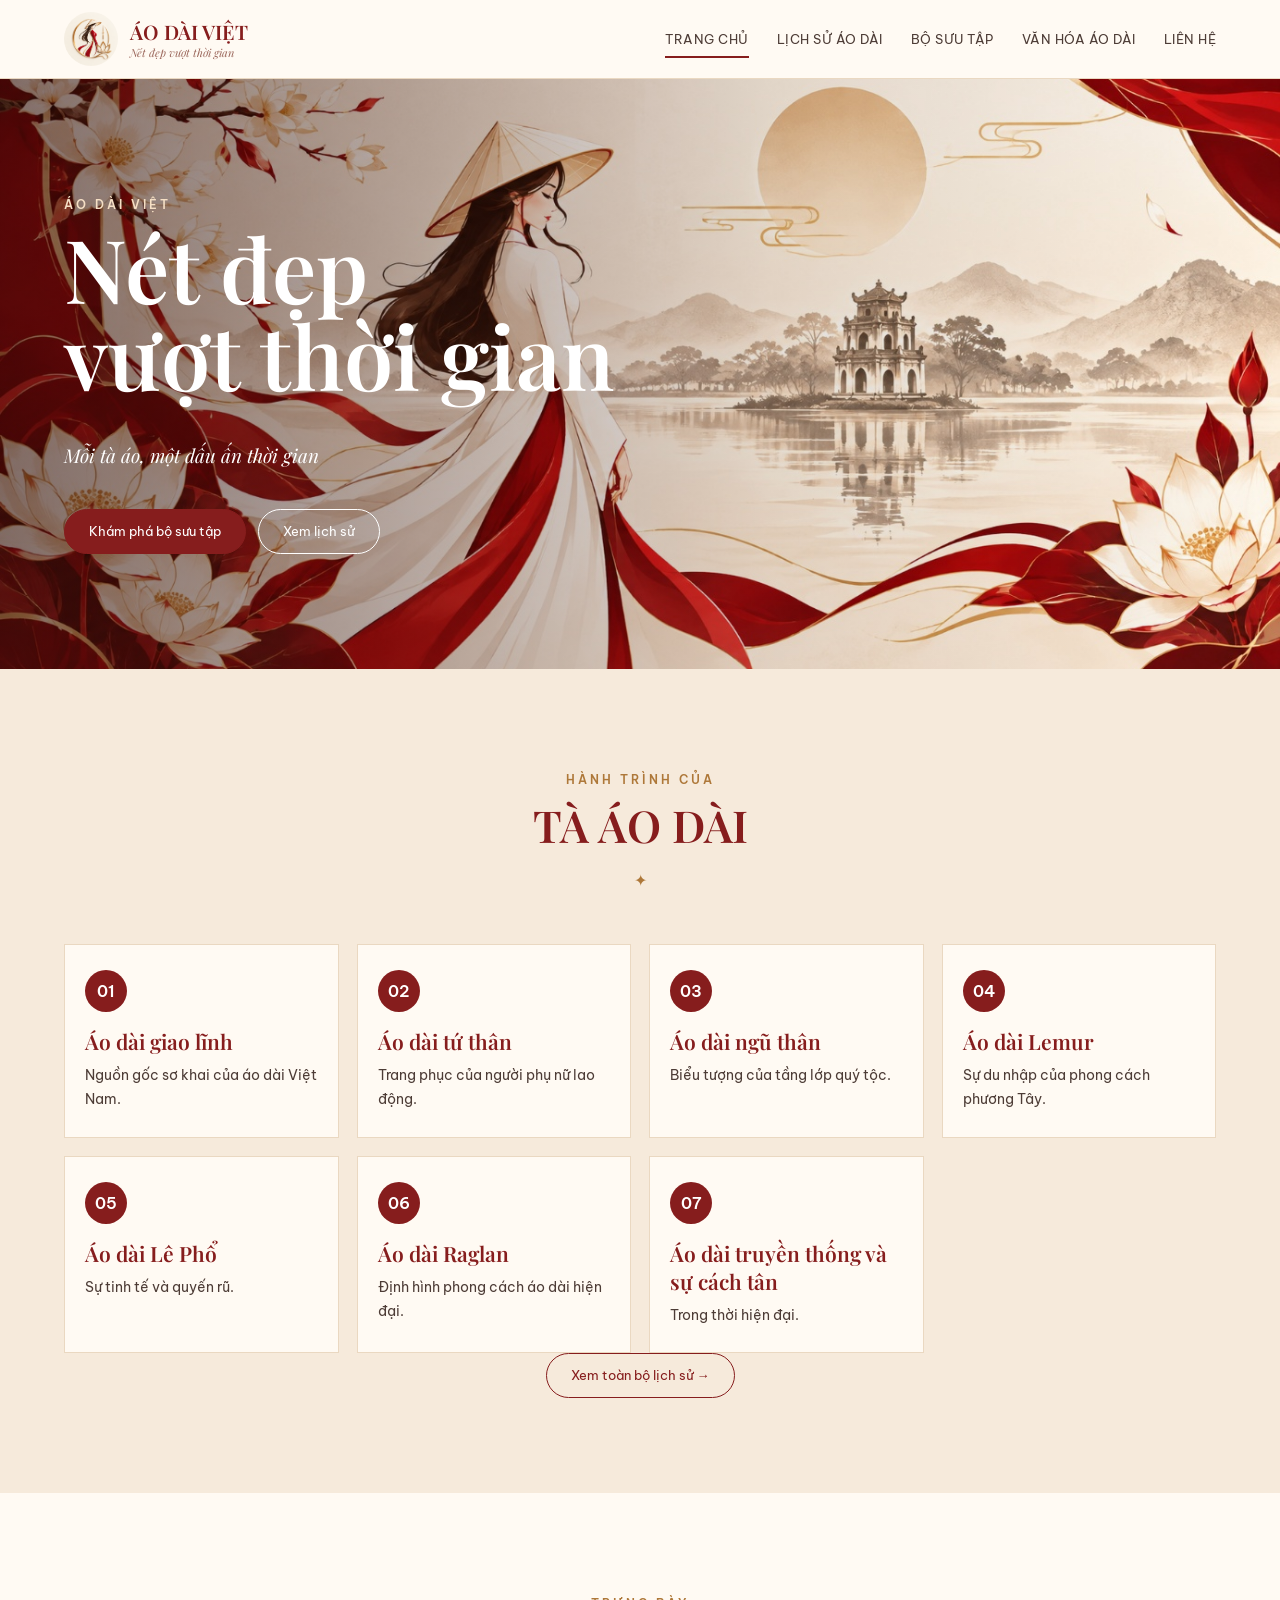
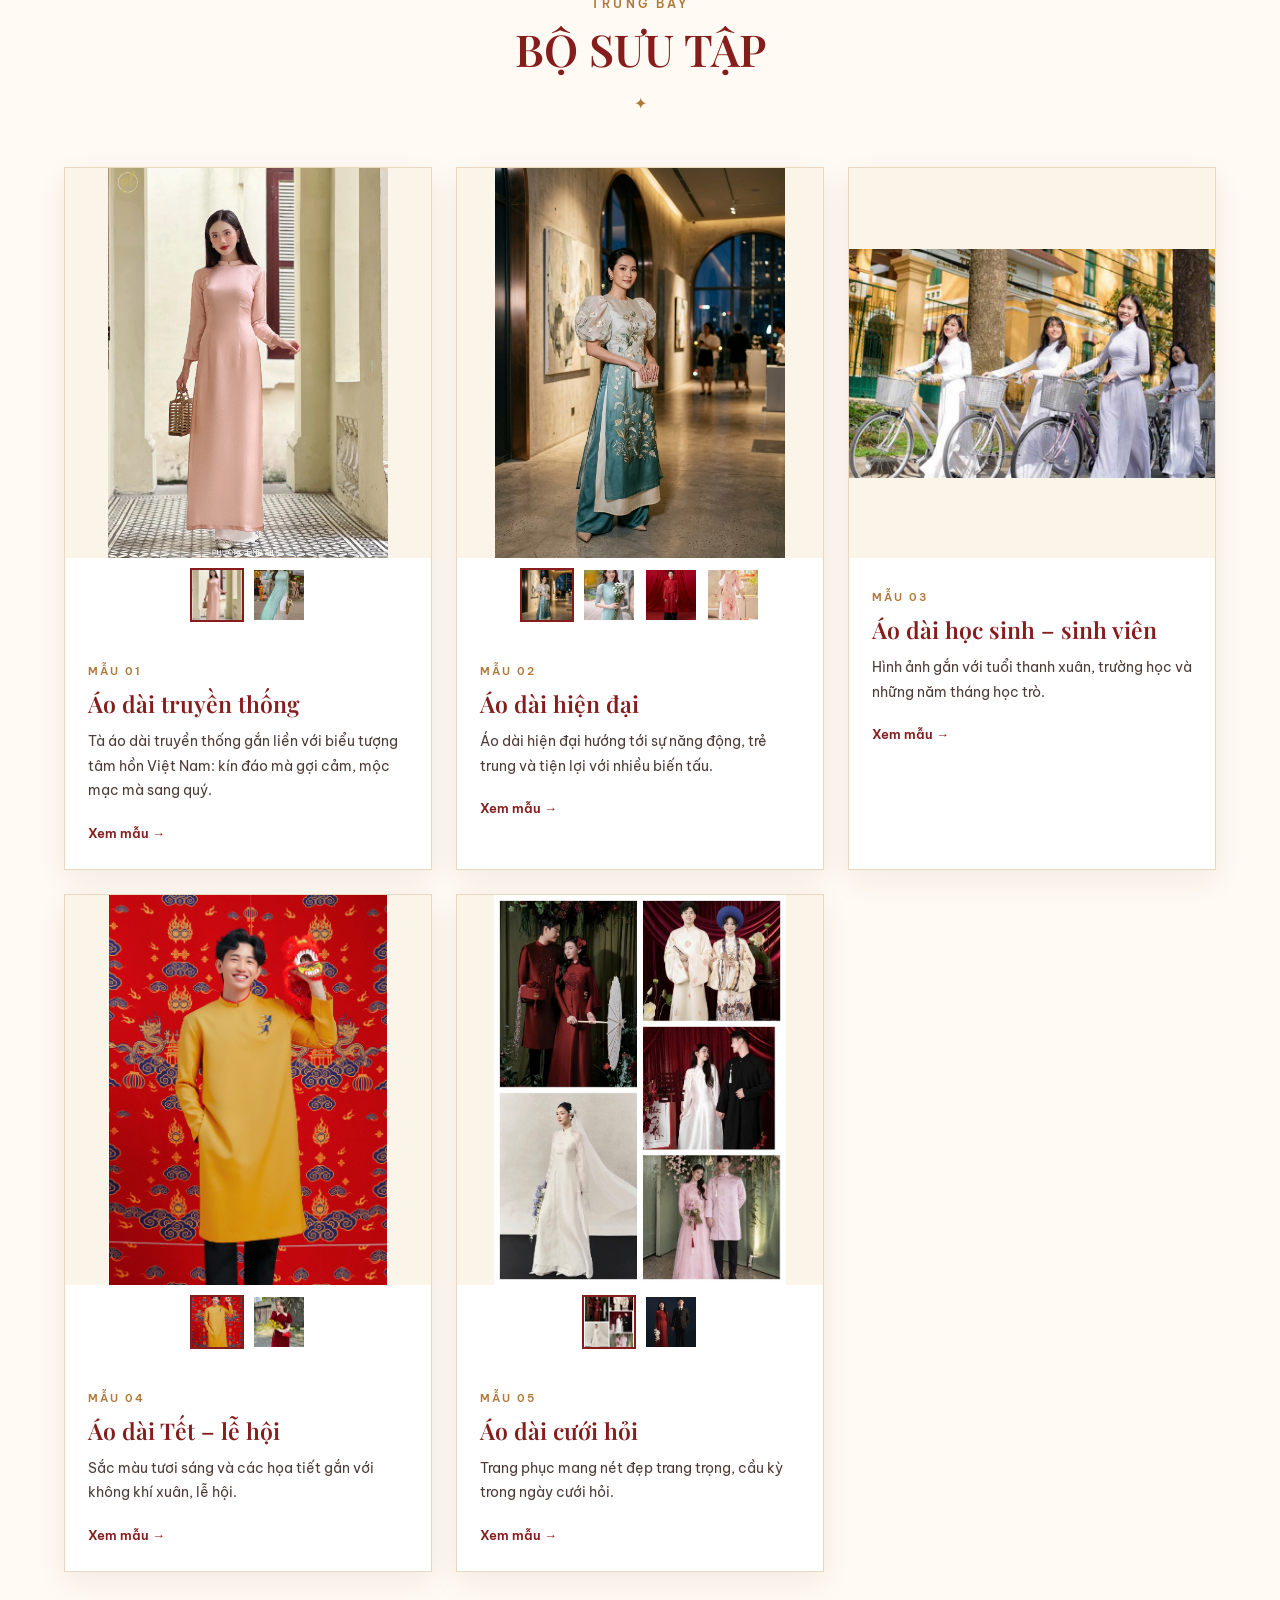
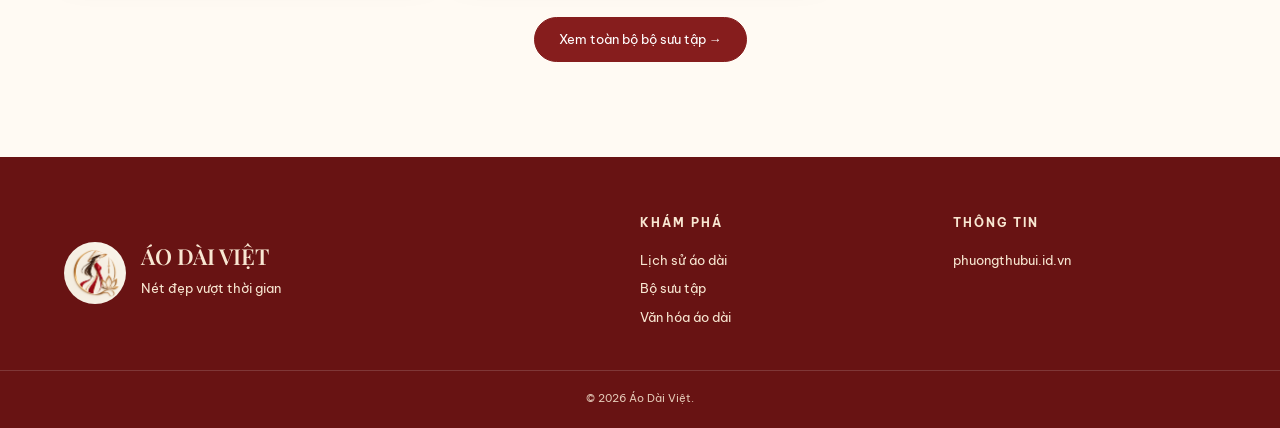
<file: index.html>
<!DOCTYPE html>
<html lang="vi">
<head><!-- Google tag (gtag.js) -->
<script async src="https://www.googletagmanager.com/gtag/js?id=G-46N3Y1YRQ2"></script>
<script>
  window.dataLayer = window.dataLayer || [];
  function gtag(){dataLayer.push(arguments);}
  gtag('js', new Date());

  gtag('config', 'G-46N3Y1YRQ2');
</script><meta charset="UTF-8"><meta name="viewport" content="width=device-width, initial-scale=1.0"><meta name="description" content="Áo Dài Việt – Nét đẹp vượt thời gian."><title>Áo Dài Việt – Nét đẹp vượt thời gian</title><link rel="preconnect" href="https://fonts.googleapis.com"><link rel="preconnect" href="https://fonts.gstatic.com" crossorigin><link href="https://fonts.googleapis.com/css2?family=Be+Vietnam+Pro:wght@300;400;500;600;700&family=Playfair+Display:wght@500;600;700&display=swap" rel="stylesheet"><link rel="stylesheet" href="style.css"></head>
<body><!-- Google Tag Manager (noscript) -->
<noscript><iframe src="https://www.googletagmanager.com/ns.html?id=GTM-WC37GPK5"
height="0" width="0" style="display:none;visibility:hidden"></iframe></noscript>
<!-- End Google Tag Manager (noscript) -->
<header class="site-header"><div class="container header-inner"><a class="brand" href="index.html"><img src="img/logo.png" alt="Logo Áo Dài Việt"><span><b>ÁO DÀI VIỆT</b><small>Nét đẹp vượt thời gian</small></span></a><button class="menu-toggle" aria-label="Mở menu" aria-expanded="false">☰</button><nav class="nav"><a class="active" href="index.html">Trang chủ</a><a href="lich-su.html">Lịch sử áo dài</a><a href="bo-suu-tap.html">Bộ sưu tập</a><a href="van-hoa.html">Văn hóa áo dài</a><a href="lien-he.html">Liên hệ</a></nav></div></header>
<main>
<section class="hero"><img src="img/banner.png" alt="Banner Áo Dài Việt"><div class="hero-shade"></div><div class="hero-content container"><span class="eyebrow light">ÁO DÀI VIỆT</span><h1>Nét đẹp<br>vượt thời gian</h1><p>Mỗi tà áo, một dấu ấn thời gian</p><div class="hero-actions"><a class="btn btn-red" href="bo-suu-tap.html">Khám phá bộ sưu tập</a><a class="btn btn-outline" href="lich-su.html">Xem lịch sử</a></div></div></section>
<section id="history" class="history-preview section alt"><div class="section-head"><span class="eyebrow">HÀNH TRÌNH CỦA</span><h2>TÀ ÁO DÀI</h2><div class="ornament">✦</div></div><div class="timeline-grid container"><a class="history-card-link" href="lich-su-01.html" aria-label="Xem chi tiết Áo dài giao lĩnh"><article><span>01</span><h3>Áo dài giao lĩnh</h3><p>Nguồn gốc sơ khai của áo dài Việt Nam.</p></article></a><a class="history-card-link" href="lich-su-02.html" aria-label="Xem chi tiết Áo dài tứ thân"><article><span>02</span><h3>Áo dài tứ thân</h3><p>Trang phục của người phụ nữ lao động.</p></article></a><a class="history-card-link" href="lich-su-03.html" aria-label="Xem chi tiết Áo dài ngũ thân"><article><span>03</span><h3>Áo dài ngũ thân</h3><p>Biểu tượng của tầng lớp quý tộc.</p></article></a><a class="history-card-link" href="lich-su-04.html" aria-label="Xem chi tiết Áo dài Lemur"><article><span>04</span><h3>Áo dài Lemur</h3><p>Sự du nhập của phong cách phương Tây.</p></article></a><a class="history-card-link" href="lich-su-05.html" aria-label="Xem chi tiết Áo dài Lê Phổ"><article><span>05</span><h3>Áo dài Lê Phổ</h3><p>Sự tinh tế và quyến rũ.</p></article></a><a class="history-card-link" href="lich-su-06.html" aria-label="Xem chi tiết Áo dài Raglan"><article><span>06</span><h3>Áo dài Raglan</h3><p>Định hình phong cách áo dài hiện đại.</p></article></a><a class="history-card-link" href="lich-su-07.html" aria-label="Xem chi tiết Áo dài truyền thống và sự cách tân"><article><span>07</span><h3>Áo dài truyền thống và sự cách tân</h3><p>Trong thời hiện đại.</p></article></a></div><div class="center"><a class="btn" href="lich-su.html">Xem toàn bộ lịch sử →</a></div></section>
<section class="collection section"><div class="section-head"><span class="eyebrow">TRƯNG BÀY</span><h2>BỘ SƯU TẬP</h2><div class="ornament">✦</div></div><div class="product-grid container">
<article class="product-card"><div class="product-gallery"><img id="p1" src="img/truyen-thong-01.png" alt="Áo dài truyền thống"><div class="thumbs"><img class="selected" src="img/truyen-thong-01.png" data-target="p1" alt="Ảnh 1"><img src="img/truyen-thong-02.jpeg" data-target="p1" alt="Ảnh 2"></div></div><div class="product-body"><span>MẪU 01</span><h3>Áo dài truyền thống</h3><p>Tà áo dài truyền thống gắn liền với biểu tượng tâm hồn Việt Nam: kín đáo mà gợi cảm, mộc mạc mà sang quý.</p><a href="bo-suu-tap.html#truyen-thong">Xem mẫu →</a></div></article>
<article class="product-card"><div class="product-gallery"><img id="p2" src="img/hien-dai-01.jpeg" alt="Áo dài hiện đại"><div class="thumbs"><img class="selected" src="img/hien-dai-01.jpeg" data-target="p2" alt="Ảnh 1"><img src="img/hien-dai-02.png" data-target="p2" alt="Ảnh 2"><img src="img/hien-dai-03.jpeg" data-target="p2" alt="Ảnh 3"><img src="img/hien-dai-04.png" data-target="p2" alt="Ảnh 4"></div></div><div class="product-body"><span>MẪU 02</span><h3>Áo dài hiện đại</h3><p>Áo dài hiện đại hướng tới sự năng động, trẻ trung và tiện lợi với nhiều biến tấu.</p><a href="bo-suu-tap.html#hien-dai">Xem mẫu →</a></div></article>
<article class="product-card"><div class="product-gallery"><img id="p3" src="img/hoc-sinh-01.jpeg" alt="Áo dài học sinh – sinh viên"></div><div class="product-body"><span>MẪU 03</span><h3>Áo dài học sinh – sinh viên</h3><p>Hình ảnh gắn với tuổi thanh xuân, trường học và những năm tháng học trò.</p><a href="bo-suu-tap.html#hoc-sinh">Xem mẫu →</a></div></article>
<article class="product-card"><div class="product-gallery"><img id="p4" src="img/tet-le-hoi-01.png" alt="Áo dài Tết – lễ hội"><div class="thumbs"><img class="selected" src="img/tet-le-hoi-01.png" data-target="p4" alt="Ảnh 1"><img src="img/tet-le-hoi-02.jpeg" data-target="p4" alt="Ảnh 2"></div></div><div class="product-body"><span>MẪU 04</span><h3>Áo dài Tết – lễ hội</h3><p>Sắc màu tươi sáng và các họa tiết gắn với không khí xuân, lễ hội.</p><a href="bo-suu-tap.html#tet-le-hoi">Xem mẫu →</a></div></article>
<article class="product-card"><div class="product-gallery"><img id="p5" src="img/cuoi-hoi-01.jpeg" alt="Áo dài cưới hỏi"><div class="thumbs"><img class="selected" src="img/cuoi-hoi-01.jpeg" data-target="p5" alt="Ảnh 1"><img src="img/cuoi-hoi-02.jpeg" data-target="p5" alt="Ảnh 2"></div></div><div class="product-body"><span>MẪU 05</span><h3>Áo dài cưới hỏi</h3><p>Trang phục mang nét đẹp trang trọng, cầu kỳ trong ngày cưới hỏi.</p><a href="bo-suu-tap.html#cuoi-hoi">Xem mẫu →</a></div></article>
</div><div class="center next"><a class="btn btn-red" href="bo-suu-tap.html">Xem toàn bộ bộ sưu tập →</a></div></section>
</main>
<footer class="footer"><div class="container footer-grid"><div class="footer-brand"><img src="img/logo.png" alt="Logo"><div><h3>ÁO DÀI VIỆT</h3><p>Nét đẹp vượt thời gian</p></div></div><div><h4>KHÁM PHÁ</h4><a href="lich-su.html">Lịch sử áo dài</a><a href="bo-suu-tap.html">Bộ sưu tập</a><a href="van-hoa.html">Văn hóa áo dài</a></div><div><h4>THÔNG TIN</h4><p>phuongthubui.id.vn</p></div></div><div class="copyright">© <span id="year"></span> Áo Dài Việt. </div></footer><script src="script.js"></script>
</body></html>
</file>
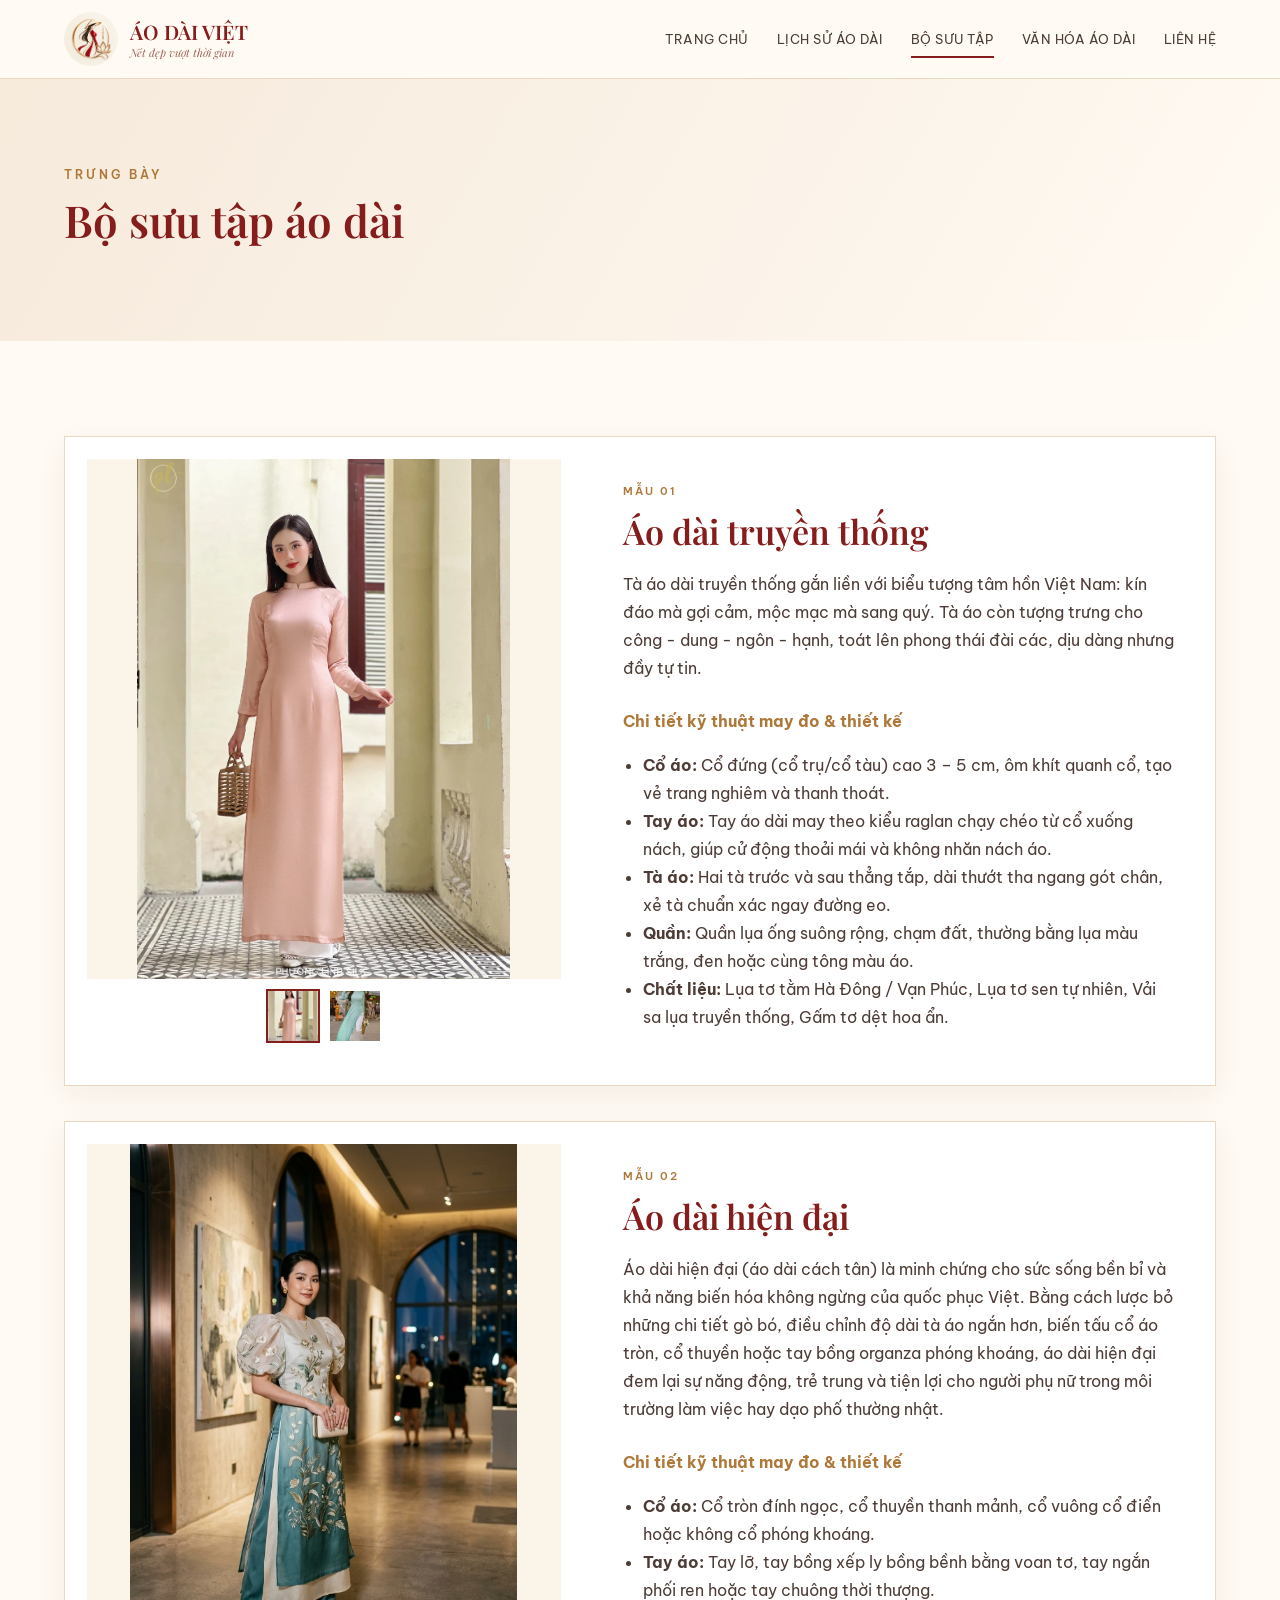
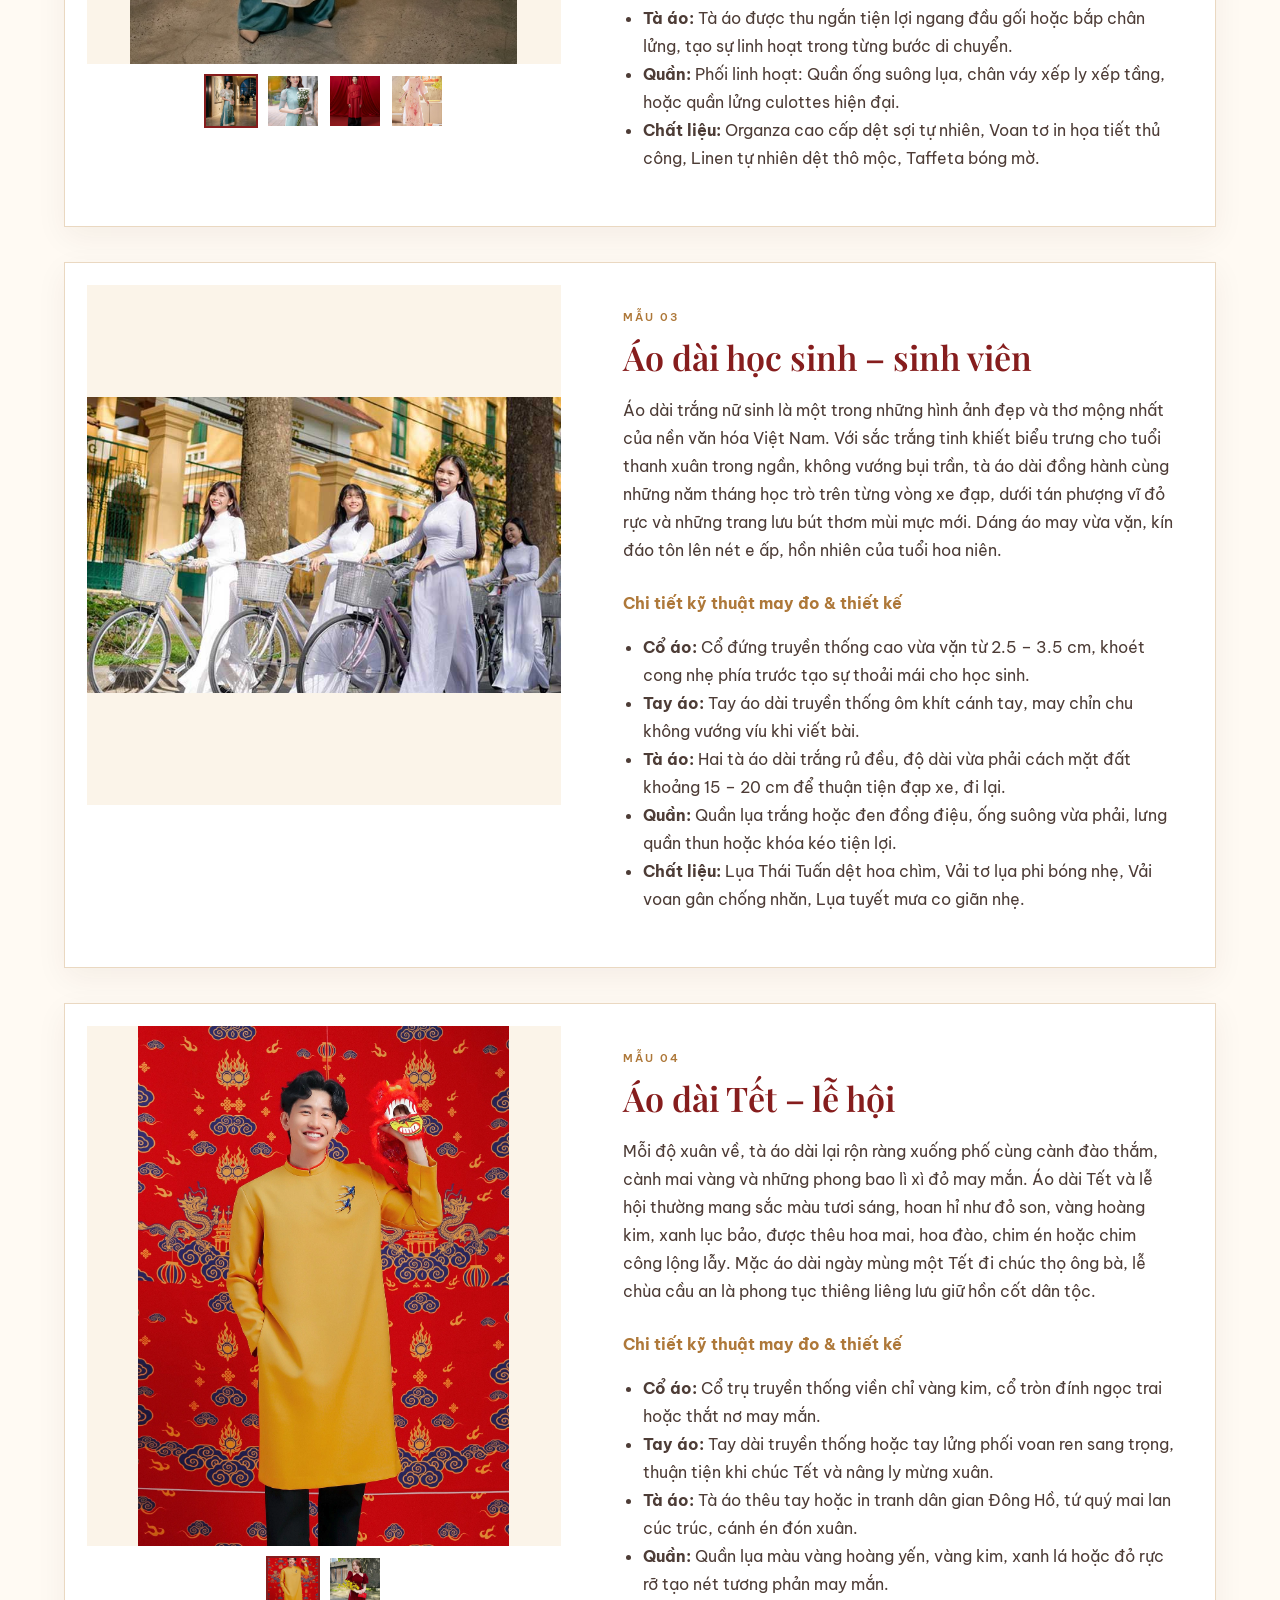
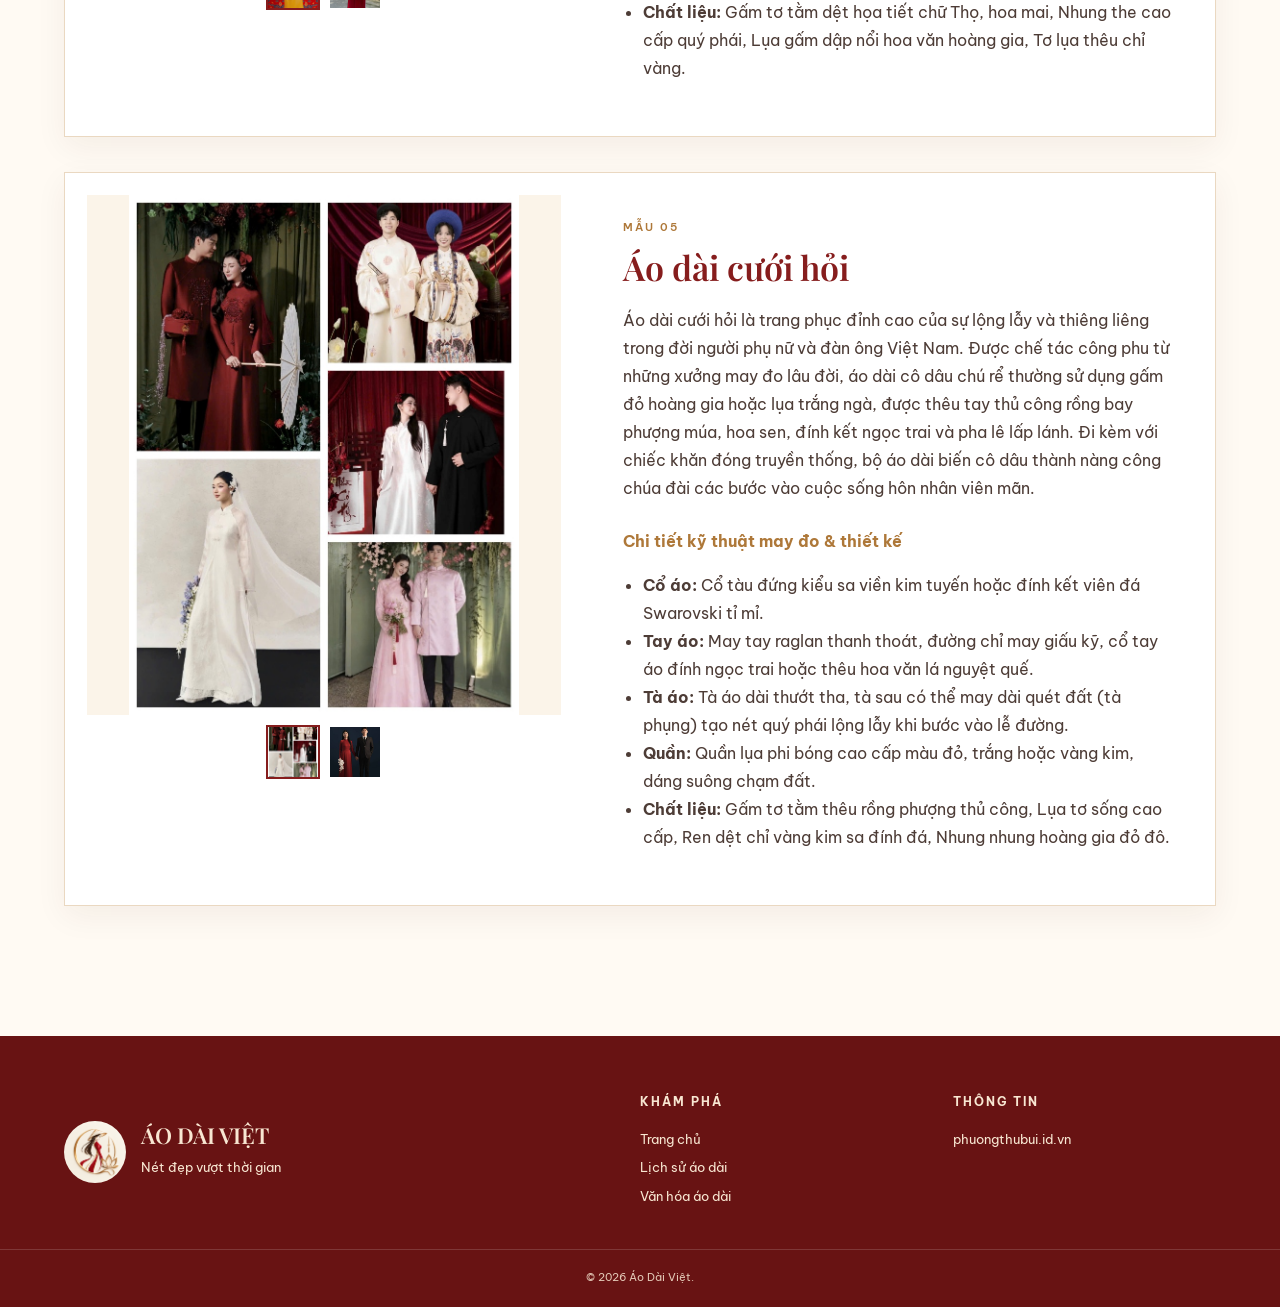
<file: bo-suu-tap.html>
<!DOCTYPE html><html lang="vi"><head><meta charset="UTF-8"><meta name="viewport" content="width=device-width, initial-scale=1.0"><title>Bộ sưu tập | Áo Dài Việt</title><link rel="preconnect" href="https://fonts.googleapis.com"><link rel="preconnect" href="https://fonts.gstatic.com" crossorigin><link href="https://fonts.googleapis.com/css2?family=Be+Vietnam+Pro:wght@300;400;500;600;700&family=Playfair+Display:wght@500;600;700&display=swap" rel="stylesheet"><link rel="stylesheet" href="style.css"></head><body>
<header class="site-header"><div class="container header-inner"><a class="brand" href="index.html"><img src="img/logo.png" alt="Logo Áo Dài Việt"><span><b>ÁO DÀI VIỆT</b><small>Nét đẹp vượt thời gian</small></span></a><button class="menu-toggle" aria-label="Mở menu" aria-expanded="false">☰</button><nav class="nav"><a href="index.html">Trang chủ</a><a href="lich-su.html">Lịch sử áo dài</a><a class="active" href="bo-suu-tap.html">Bộ sưu tập</a><a href="van-hoa.html">Văn hóa áo dài</a><a href="lien-he.html">Liên hệ</a></nav></div></header>
<main><section class="page-hero"><div class="container"><span class="eyebrow">TRƯNG BÀY</span><h1>Bộ sưu tập áo dài</h1></div></section><section class="section"><div class="container product-list">
<article class="detail-product" id="truyen-thong"><div class="detail-images"><div class="product-gallery"><img id="g1" src="img/truyen-thong-01.png" alt="Áo dài truyền thống"><div class="thumbs"><img class="selected" src="img/truyen-thong-01.png" data-target="g1" alt="Ảnh 1"><img src="img/truyen-thong-02.jpeg" data-target="g1" alt="Ảnh 2"></div></div></div><div class="detail-copy"><span class="product-tag">MẪU 01</span><h2>Áo dài truyền thống</h2><p>Tà áo dài truyền thống gắn liền với biểu tượng tâm hồn Việt Nam: kín đáo mà gợi cảm, mộc mạc mà sang quý. Tà áo còn tượng trưng cho công - dung - ngôn - hạnh, toát lên phong thái đài các, dịu dàng nhưng đầy tự tin.</p><h4>Chi tiết kỹ thuật may đo & thiết kế</h4><ul><li><b>Cổ áo:</b> Cổ đứng (cổ trụ/cổ tàu) cao 3 – 5 cm, ôm khít quanh cổ, tạo vẻ trang nghiêm và thanh thoát.</li><li><b>Tay áo:</b> Tay áo dài may theo kiểu raglan chạy chéo từ cổ xuống nách, giúp cử động thoải mái và không nhăn nách áo.</li><li><b>Tà áo:</b> Hai tà trước và sau thẳng tắp, dài thướt tha ngang gót chân, xẻ tà chuẩn xác ngay đường eo.</li><li><b>Quần:</b> Quần lụa ống suông rộng, chạm đất, thường bằng lụa màu trắng, đen hoặc cùng tông màu áo.</li><li><b>Chất liệu:</b> Lụa tơ tằm Hà Đông / Vạn Phúc, Lụa tơ sen tự nhiên, Vải sa lụa truyền thống, Gấm tơ dệt hoa ẩn.</li></ul></div></article>
<article class="detail-product" id="hien-dai"><div class="detail-images"><div class="product-gallery"><img id="g2" src="img/hien-dai-01.jpeg" alt="Áo dài hiện đại"><div class="thumbs"><img class="selected" src="img/hien-dai-01.jpeg" data-target="g2" alt="Ảnh 1"><img src="img/hien-dai-02.png" data-target="g2" alt="Ảnh 2"><img src="img/hien-dai-03.jpeg" data-target="g2" alt="Ảnh 3"><img src="img/hien-dai-04.png" data-target="g2" alt="Ảnh 4"></div></div></div><div class="detail-copy"><span class="product-tag">MẪU 02</span><h2>Áo dài hiện đại</h2><p>Áo dài hiện đại (áo dài cách tân) là minh chứng cho sức sống bền bỉ và khả năng biến hóa không ngừng của quốc phục Việt. Bằng cách lược bỏ những chi tiết gò bó, điều chỉnh độ dài tà áo ngắn hơn, biến tấu cổ áo tròn, cổ thuyền hoặc tay bồng organza phóng khoáng, áo dài hiện đại đem lại sự năng động, trẻ trung và tiện lợi cho người phụ nữ trong môi trường làm việc hay dạo phố thường nhật.</p><h4>Chi tiết kỹ thuật may đo & thiết kế</h4><ul><li><b>Cổ áo:</b> Cổ tròn đính ngọc, cổ thuyền thanh mảnh, cổ vuông cổ điển hoặc không cổ phóng khoáng.</li><li><b>Tay áo:</b> Tay lỡ, tay bồng xếp ly bồng bềnh bằng voan tơ, tay ngắn phối ren hoặc tay chuông thời thượng.</li><li><b>Tà áo:</b> Tà áo được thu ngắn tiện lợi ngang đầu gối hoặc bắp chân lửng, tạo sự linh hoạt trong từng bước di chuyển.</li><li><b>Quần:</b> Phối linh hoạt: Quần ống suông lụa, chân váy xếp ly xếp tầng, hoặc quần lửng culottes hiện đại.</li><li><b>Chất liệu:</b> Organza cao cấp dệt sợi tự nhiên, Voan tơ in họa tiết thủ công, Linen tự nhiên dệt thô mộc, Taffeta bóng mờ.</li></ul></div></article>
<article class="detail-product" id="hoc-sinh"><div class="detail-images"><div class="product-gallery"><img id="g3" src="img/hoc-sinh-01.jpeg" alt="Áo dài học sinh – sinh viên"></div></div><div class="detail-copy"><span class="product-tag">MẪU 03</span><h2>Áo dài học sinh – sinh viên</h2><p>Áo dài trắng nữ sinh là một trong những hình ảnh đẹp và thơ mộng nhất của nền văn hóa Việt Nam. Với sắc trắng tinh khiết biểu trưng cho tuổi thanh xuân trong ngần, không vướng bụi trần, tà áo dài đồng hành cùng những năm tháng học trò trên từng vòng xe đạp, dưới tán phượng vĩ đỏ rực và những trang lưu bút thơm mùi mực mới. Dáng áo may vừa vặn, kín đáo tôn lên nét e ấp, hồn nhiên của tuổi hoa niên.</p><h4>Chi tiết kỹ thuật may đo & thiết kế</h4><ul><li><b>Cổ áo:</b> Cổ đứng truyền thống cao vừa vặn từ 2.5 – 3.5 cm, khoét cong nhẹ phía trước tạo sự thoải mái cho học sinh.</li><li><b>Tay áo:</b> Tay áo dài truyền thống ôm khít cánh tay, may chỉn chu không vướng víu khi viết bài.</li><li><b>Tà áo:</b> Hai tà áo dài trắng rủ đều, độ dài vừa phải cách mặt đất khoảng 15 – 20 cm để thuận tiện đạp xe, đi lại.</li><li><b>Quần:</b> Quần lụa trắng hoặc đen đồng điệu, ống suông vừa phải, lưng quần thun hoặc khóa kéo tiện lợi.</li><li><b>Chất liệu:</b> Lụa Thái Tuấn dệt hoa chìm, Vải tơ lụa phi bóng nhẹ, Vải voan gân chống nhăn, Lụa tuyết mưa co giãn nhẹ.</li></ul></div></article>
<article class="detail-product" id="tet-le-hoi"><div class="detail-images"><div class="product-gallery"><img id="g4" src="img/tet-le-hoi-01.png" alt="Áo dài Tết – lễ hội"><div class="thumbs"><img class="selected" src="img/tet-le-hoi-01.png" data-target="g4" alt="Ảnh 1"><img src="img/tet-le-hoi-02.jpeg" data-target="g4" alt="Ảnh 2"></div></div></div><div class="detail-copy"><span class="product-tag">MẪU 04</span><h2>Áo dài Tết – lễ hội</h2><p>Mỗi độ xuân về, tà áo dài lại rộn ràng xuống phố cùng cành đào thắm, cành mai vàng và những phong bao lì xì đỏ may mắn. Áo dài Tết và lễ hội thường mang sắc màu tươi sáng, hoan hỉ như đỏ son, vàng hoàng kim, xanh lục bảo, được thêu hoa mai, hoa đào, chim én hoặc chim công lộng lẫy. Mặc áo dài ngày mùng một Tết đi chúc thọ ông bà, lễ chùa cầu an là phong tục thiêng liêng lưu giữ hồn cốt dân tộc.</p><h4>Chi tiết kỹ thuật may đo & thiết kế</h4><ul><li><b>Cổ áo:</b> Cổ trụ truyền thống viền chỉ vàng kim, cổ tròn đính ngọc trai hoặc thắt nơ may mắn.</li><li><b>Tay áo:</b> Tay dài truyền thống hoặc tay lửng phối voan ren sang trọng, thuận tiện khi chúc Tết và nâng ly mừng xuân.</li><li><b>Tà áo:</b> Tà áo thêu tay hoặc in tranh dân gian Đông Hồ, tứ quý mai lan cúc trúc, cánh én đón xuân.</li><li><b>Quần:</b> Quần lụa màu vàng hoàng yến, vàng kim, xanh lá hoặc đỏ rực rỡ tạo nét tương phản may mắn.</li><li><b>Chất liệu:</b> Gấm tơ tằm dệt họa tiết chữ Thọ, hoa mai, Nhung the cao cấp quý phái, Lụa gấm dập nổi hoa văn hoàng gia, Tơ lụa thêu chỉ vàng.</li></ul></div></article>
<article class="detail-product" id="cuoi-hoi"><div class="detail-images"><div class="product-gallery"><img id="g5" src="img/cuoi-hoi-01.jpeg" alt="Áo dài cưới hỏi"><div class="thumbs"><img class="selected" src="img/cuoi-hoi-01.jpeg" data-target="g5" alt="Ảnh 1"><img src="img/cuoi-hoi-02.jpeg" data-target="g5" alt="Ảnh 2"></div></div></div><div class="detail-copy"><span class="product-tag">MẪU 05</span><h2>Áo dài cưới hỏi</h2><p>Áo dài cưới hỏi là trang phục đỉnh cao của sự lộng lẫy và thiêng liêng trong đời người phụ nữ và đàn ông Việt Nam. Được chế tác công phu từ những xưởng may đo lâu đời, áo dài cô dâu chú rể thường sử dụng gấm đỏ hoàng gia hoặc lụa trắng ngà, được thêu tay thủ công rồng bay phượng múa, hoa sen, đính kết ngọc trai và pha lê lấp lánh. Đi kèm với chiếc khăn đóng truyền thống, bộ áo dài biến cô dâu thành nàng công chúa đài các bước vào cuộc sống hôn nhân viên mãn.</p><h4>Chi tiết kỹ thuật may đo & thiết kế</h4><ul><li><b>Cổ áo:</b> Cổ tàu đứng kiểu sa viền kim tuyến hoặc đính kết viên đá Swarovski tỉ mỉ.</li><li><b>Tay áo:</b> May tay raglan thanh thoát, đường chỉ may giấu kỹ, cổ tay áo đính ngọc trai hoặc thêu hoa văn lá nguyệt quế.</li><li><b>Tà áo:</b> Tà áo dài thướt tha, tà sau có thể may dài quét đất (tà phụng) tạo nét quý phái lộng lẫy khi bước vào lễ đường.</li><li><b>Quần:</b> Quần lụa phi bóng cao cấp màu đỏ, trắng hoặc vàng kim, dáng suông chạm đất.</li><li><b>Chất liệu:</b> Gấm tơ tằm thêu rồng phượng thủ công, Lụa tơ sống cao cấp, Ren dệt chỉ vàng kim sa đính đá, Nhung nhung hoàng gia đỏ đô.</li></ul></div></article>
</div></section></main>
<footer class="footer"><div class="container footer-grid"><div class="footer-brand"><img src="img/logo.png" alt="Logo"><div><h3>ÁO DÀI VIỆT</h3><p>Nét đẹp vượt thời gian</p></div></div><div><h4>KHÁM PHÁ</h4><a href="index.html">Trang chủ</a><a href="lich-su.html">Lịch sử áo dài</a><a href="van-hoa.html">Văn hóa áo dài</a></div><div><h4>THÔNG TIN</h4><p>phuongthubui.id.vn</p></div></div><div class="copyright">© <span id="year"></span> Áo Dài Việt. </div></footer><script src="script.js"></script></body></html>
</file>
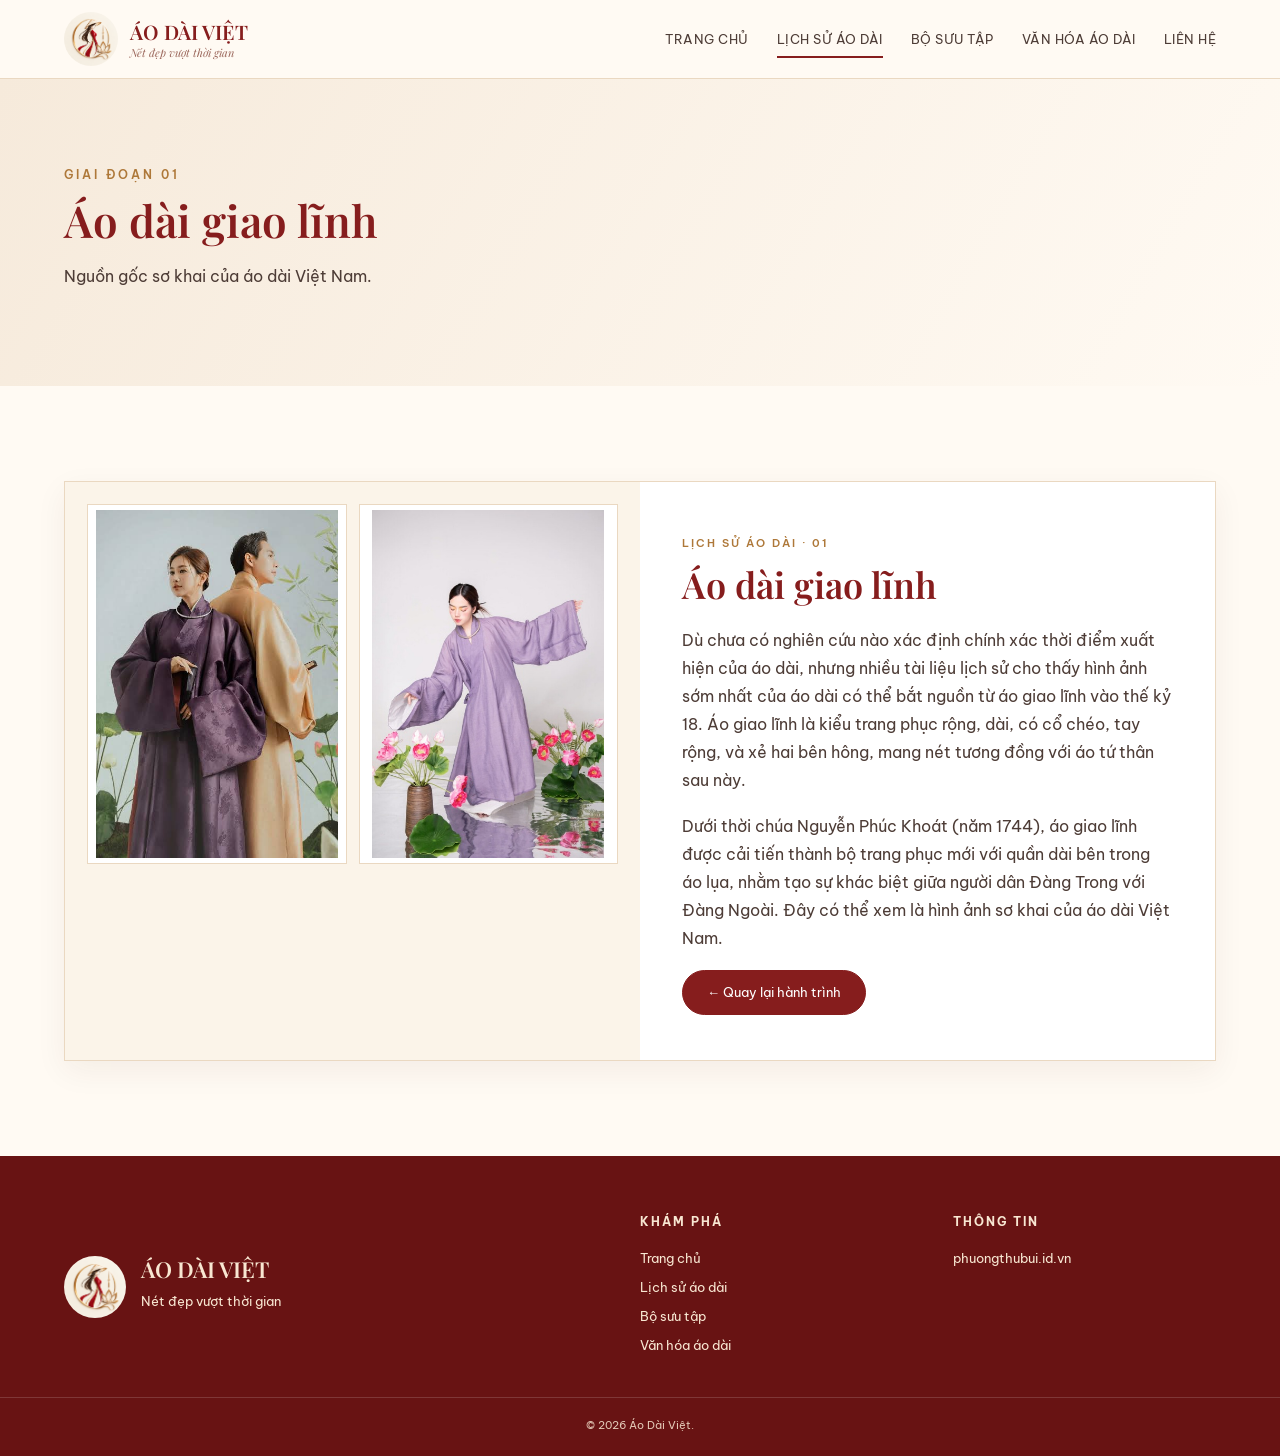
<file: lich-su-01.html>
<!DOCTYPE html><html lang="vi"><head><meta charset="UTF-8"><meta name="viewport" content="width=device-width, initial-scale=1.0"><meta name="description" content="Áo dài giao lĩnh – Nguồn gốc sơ khai của áo dài Việt Nam"><title>Áo dài giao lĩnh | Áo Dài Việt</title><link rel="preconnect" href="https://fonts.googleapis.com"><link rel="preconnect" href="https://fonts.gstatic.com" crossorigin><link href="https://fonts.googleapis.com/css2?family=Be+Vietnam+Pro:wght@300;400;500;600;700&family=Playfair+Display:wght@500;600;700&display=swap" rel="stylesheet"><link rel="stylesheet" href="style.css"></head><body><header class="site-header"><div class="container header-inner"><a class="brand" href="index.html"><img src="img/logo.png" alt="Logo Áo Dài Việt"><span><b>ÁO DÀI VIỆT</b><small>Nét đẹp vượt thời gian</small></span></a><button class="menu-toggle" aria-label="Mở menu" aria-expanded="false">☰</button><nav class="nav"><a href="index.html">Trang chủ</a><a class="active" href="lich-su.html">Lịch sử áo dài</a><a href="bo-suu-tap.html">Bộ sưu tập</a><a href="van-hoa.html">Văn hóa áo dài</a><a href="lien-he.html">Liên hệ</a></nav></div></header><main><section class="page-hero"><div class="container"><span class="eyebrow">GIAI ĐOẠN 01</span><h1>Áo dài giao lĩnh</h1><p>Nguồn gốc sơ khai của áo dài Việt Nam.</p></div></section><section class="history-detail section"><div class="container"><div class="history-detail-box"><div class="history-detail-images"><img src="img/history-01-a.png" alt="Áo dài giao lĩnh – hình 1"><img src="img/history-01-b.jpeg" alt="Áo dài giao lĩnh – hình 2"></div><div class="history-detail-copy"><span class="product-tag">LỊCH SỬ ÁO DÀI · 01</span><h2>Áo dài giao lĩnh</h2><p>Dù chưa có nghiên cứu nào xác định chính xác thời điểm xuất hiện của áo dài, nhưng nhiều tài liệu lịch sử cho thấy hình ảnh sớm nhất của áo dài có thể bắt nguồn từ áo giao lĩnh vào thế kỷ 18. Áo giao lĩnh là kiểu trang phục rộng, dài, có cổ chéo, tay rộng, và xẻ hai bên hông, mang nét tương đồng với áo tứ thân sau này.</p><p>Dưới thời chúa Nguyễn Phúc Khoát (năm 1744), áo giao lĩnh được cải tiến thành bộ trang phục mới với quần dài bên trong áo lụa, nhằm tạo sự khác biệt giữa người dân Đàng Trong với Đàng Ngoài. Đây có thể xem là hình ảnh sơ khai của áo dài Việt Nam.</p><a class="btn btn-red" href="index.html#history">← Quay lại hành trình</a></div></div></div></section></main><footer class="footer"><div class="container footer-grid"><div class="footer-brand"><img src="img/logo.png" alt="Logo"><div><h3>ÁO DÀI VIỆT</h3><p>Nét đẹp vượt thời gian</p></div></div><div><h4>KHÁM PHÁ</h4><a href="index.html">Trang chủ</a><a href="lich-su.html">Lịch sử áo dài</a><a href="bo-suu-tap.html">Bộ sưu tập</a><a href="van-hoa.html">Văn hóa áo dài</a></div><div><h4>THÔNG TIN</h4><p>phuongthubui.id.vn</p></div></div><div class="copyright">© <span id="year"></span> Áo Dài Việt. </div></footer><script src="script.js"></script></body></html>
</file>
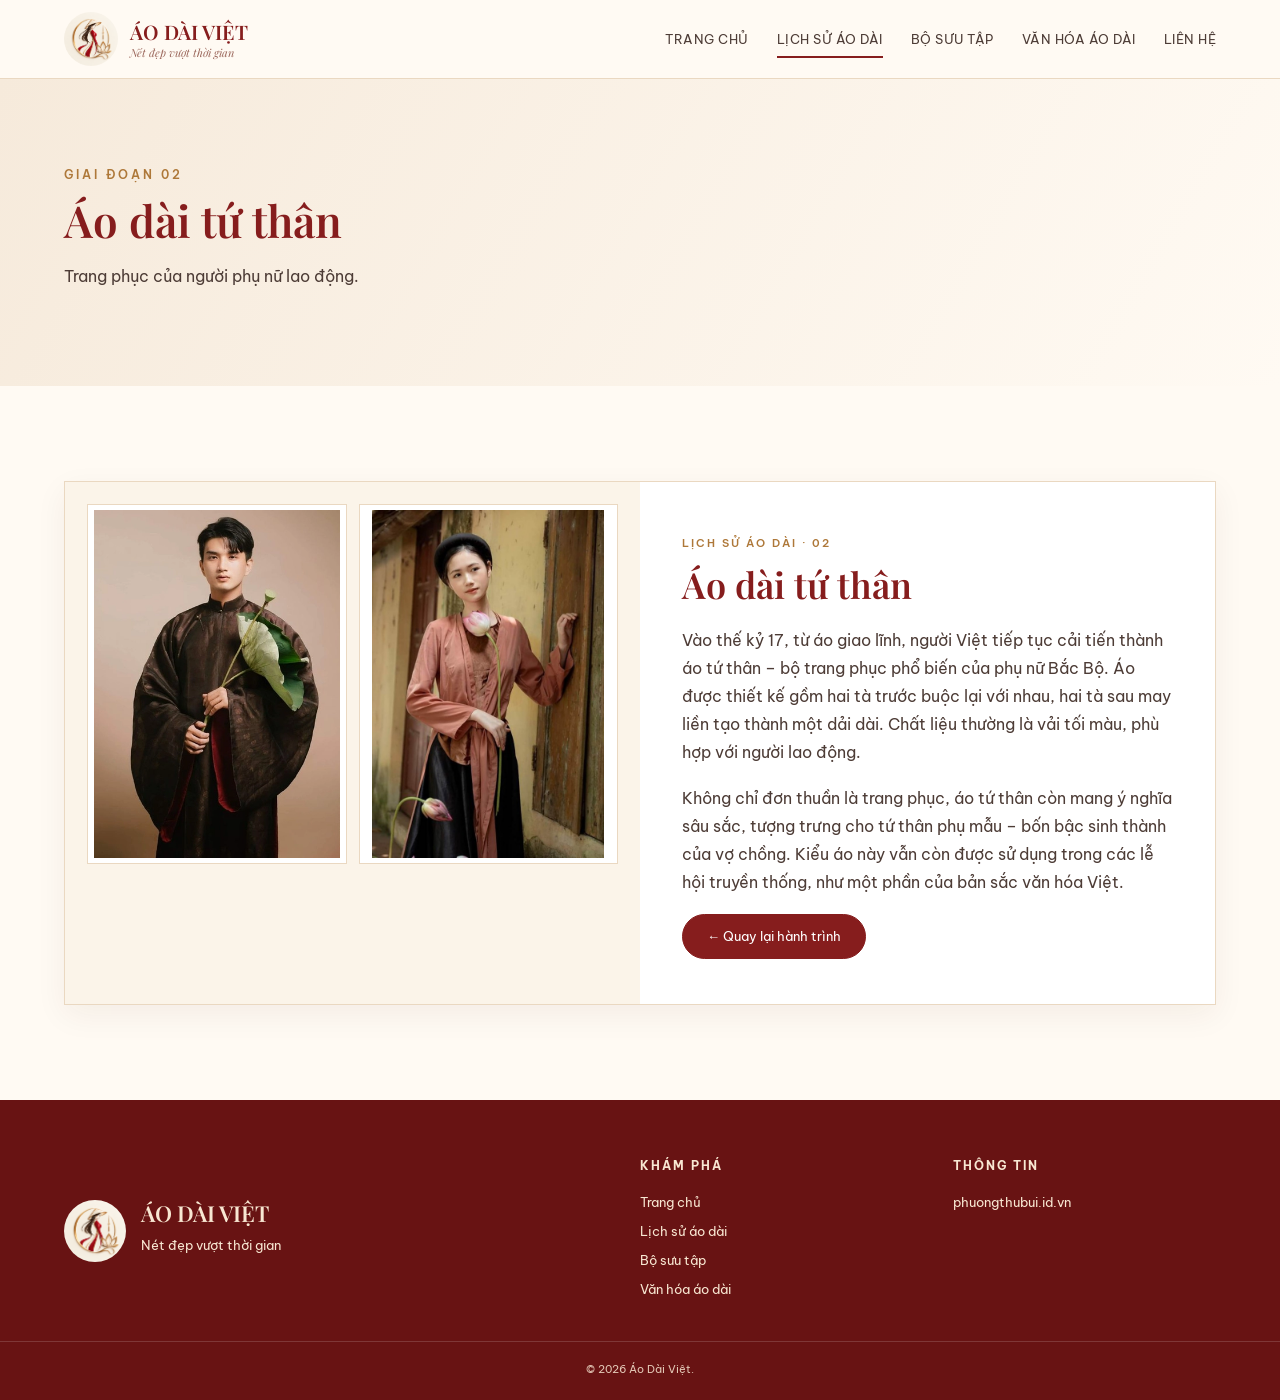
<file: lich-su-02.html>
<!DOCTYPE html><html lang="vi"><head><meta charset="UTF-8"><meta name="viewport" content="width=device-width, initial-scale=1.0"><meta name="description" content="Áo dài tứ thân – Trang phục của người phụ nữ lao động"><title>Áo dài tứ thân | Áo Dài Việt</title><link rel="preconnect" href="https://fonts.googleapis.com"><link rel="preconnect" href="https://fonts.gstatic.com" crossorigin><link href="https://fonts.googleapis.com/css2?family=Be+Vietnam+Pro:wght@300;400;500;600;700&family=Playfair+Display:wght@500;600;700&display=swap" rel="stylesheet"><link rel="stylesheet" href="style.css"></head><body><header class="site-header"><div class="container header-inner"><a class="brand" href="index.html"><img src="img/logo.png" alt="Logo Áo Dài Việt"><span><b>ÁO DÀI VIỆT</b><small>Nét đẹp vượt thời gian</small></span></a><button class="menu-toggle" aria-label="Mở menu" aria-expanded="false">☰</button><nav class="nav"><a href="index.html">Trang chủ</a><a class="active" href="lich-su.html">Lịch sử áo dài</a><a href="bo-suu-tap.html">Bộ sưu tập</a><a href="van-hoa.html">Văn hóa áo dài</a><a href="lien-he.html">Liên hệ</a></nav></div></header><main><section class="page-hero"><div class="container"><span class="eyebrow">GIAI ĐOẠN 02</span><h1>Áo dài tứ thân</h1><p>Trang phục của người phụ nữ lao động.</p></div></section><section class="history-detail section"><div class="container"><div class="history-detail-box"><div class="history-detail-images"><img src="img/history-02-a.png" alt="Áo dài tứ thân – hình 1"><img src="img/history-02-b.jpeg" alt="Áo dài tứ thân – hình 2"></div><div class="history-detail-copy"><span class="product-tag">LỊCH SỬ ÁO DÀI · 02</span><h2>Áo dài tứ thân</h2><p>Vào thế kỷ 17, từ áo giao lĩnh, người Việt tiếp tục cải tiến thành áo tứ thân – bộ trang phục phổ biến của phụ nữ Bắc Bộ. Áo được thiết kế gồm hai tà trước buộc lại với nhau, hai tà sau may liền tạo thành một dải dài. Chất liệu thường là vải tối màu, phù hợp với người lao động.</p><p>Không chỉ đơn thuần là trang phục, áo tứ thân còn mang ý nghĩa sâu sắc, tượng trưng cho tứ thân phụ mẫu – bốn bậc sinh thành của vợ chồng. Kiểu áo này vẫn còn được sử dụng trong các lễ hội truyền thống, như một phần của bản sắc văn hóa Việt.</p><a class="btn btn-red" href="index.html#history">← Quay lại hành trình</a></div></div></div></section></main><footer class="footer"><div class="container footer-grid"><div class="footer-brand"><img src="img/logo.png" alt="Logo"><div><h3>ÁO DÀI VIỆT</h3><p>Nét đẹp vượt thời gian</p></div></div><div><h4>KHÁM PHÁ</h4><a href="index.html">Trang chủ</a><a href="lich-su.html">Lịch sử áo dài</a><a href="bo-suu-tap.html">Bộ sưu tập</a><a href="van-hoa.html">Văn hóa áo dài</a></div><div><h4>THÔNG TIN</h4><p>phuongthubui.id.vn</p></div></div><div class="copyright">© <span id="year"></span> Áo Dài Việt. </div></footer><script src="script.js"></script></body></html>
</file>
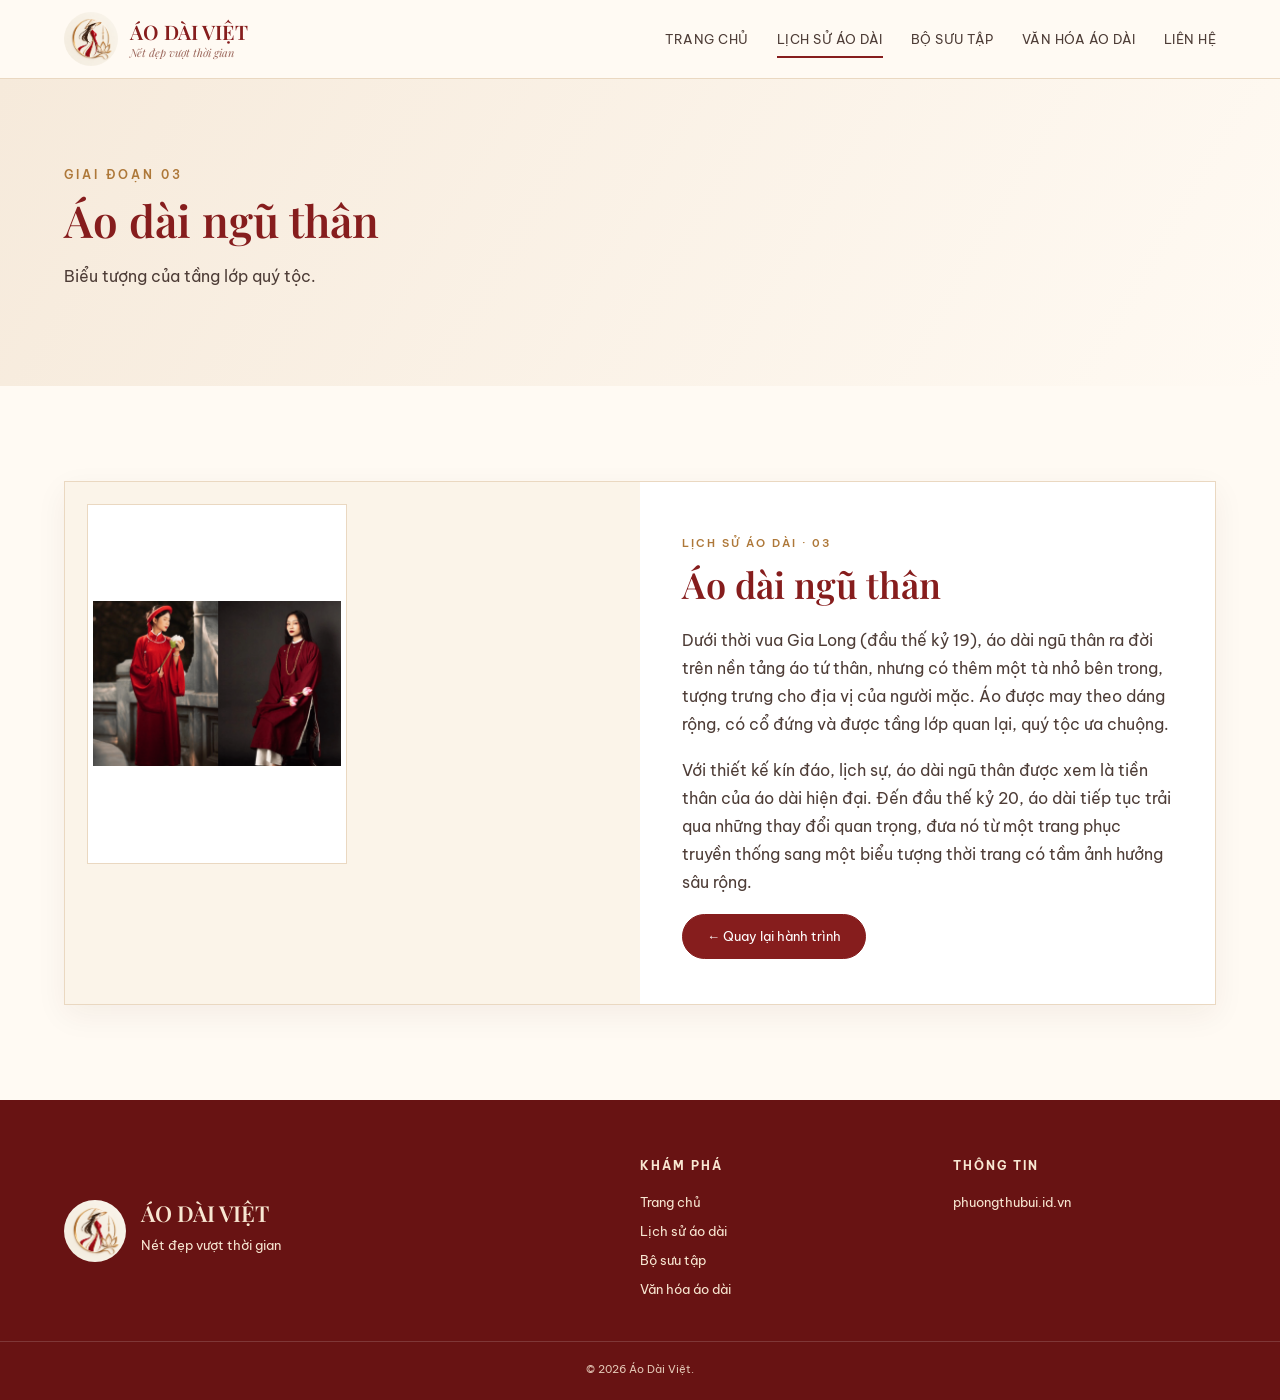
<file: lich-su-03.html>
<!DOCTYPE html><html lang="vi"><head><meta charset="UTF-8"><meta name="viewport" content="width=device-width, initial-scale=1.0"><meta name="description" content="Áo dài ngũ thân – Biểu tượng của tầng lớp quý tộc"><title>Áo dài ngũ thân | Áo Dài Việt</title><link rel="preconnect" href="https://fonts.googleapis.com"><link rel="preconnect" href="https://fonts.gstatic.com" crossorigin><link href="https://fonts.googleapis.com/css2?family=Be+Vietnam+Pro:wght@300;400;500;600;700&family=Playfair+Display:wght@500;600;700&display=swap" rel="stylesheet"><link rel="stylesheet" href="style.css"></head><body><header class="site-header"><div class="container header-inner"><a class="brand" href="index.html"><img src="img/logo.png" alt="Logo Áo Dài Việt"><span><b>ÁO DÀI VIỆT</b><small>Nét đẹp vượt thời gian</small></span></a><button class="menu-toggle" aria-label="Mở menu" aria-expanded="false">☰</button><nav class="nav"><a href="index.html">Trang chủ</a><a class="active" href="lich-su.html">Lịch sử áo dài</a><a href="bo-suu-tap.html">Bộ sưu tập</a><a href="van-hoa.html">Văn hóa áo dài</a><a href="lien-he.html">Liên hệ</a></nav></div></header><main><section class="page-hero"><div class="container"><span class="eyebrow">GIAI ĐOẠN 03</span><h1>Áo dài ngũ thân</h1><p>Biểu tượng của tầng lớp quý tộc.</p></div></section><section class="history-detail section"><div class="container"><div class="history-detail-box"><div class="history-detail-images"><img src="img/history-03.png" alt="Áo dài ngũ thân – hình 1"></div><div class="history-detail-copy"><span class="product-tag">LỊCH SỬ ÁO DÀI · 03</span><h2>Áo dài ngũ thân</h2><p>Dưới thời vua Gia Long (đầu thế kỷ 19), áo dài ngũ thân ra đời trên nền tảng áo tứ thân, nhưng có thêm một tà nhỏ bên trong, tượng trưng cho địa vị của người mặc. Áo được may theo dáng rộng, có cổ đứng và được tầng lớp quan lại, quý tộc ưa chuộng.</p><p>Với thiết kế kín đáo, lịch sự, áo dài ngũ thân được xem là tiền thân của áo dài hiện đại. Đến đầu thế kỷ 20, áo dài tiếp tục trải qua những thay đổi quan trọng, đưa nó từ một trang phục truyền thống sang một biểu tượng thời trang có tầm ảnh hưởng sâu rộng.</p><a class="btn btn-red" href="index.html#history">← Quay lại hành trình</a></div></div></div></section></main><footer class="footer"><div class="container footer-grid"><div class="footer-brand"><img src="img/logo.png" alt="Logo"><div><h3>ÁO DÀI VIỆT</h3><p>Nét đẹp vượt thời gian</p></div></div><div><h4>KHÁM PHÁ</h4><a href="index.html">Trang chủ</a><a href="lich-su.html">Lịch sử áo dài</a><a href="bo-suu-tap.html">Bộ sưu tập</a><a href="van-hoa.html">Văn hóa áo dài</a></div><div><h4>THÔNG TIN</h4><p>phuongthubui.id.vn</p></div></div><div class="copyright">© <span id="year"></span> Áo Dài Việt. </div></footer><script src="script.js"></script></body></html>
</file>
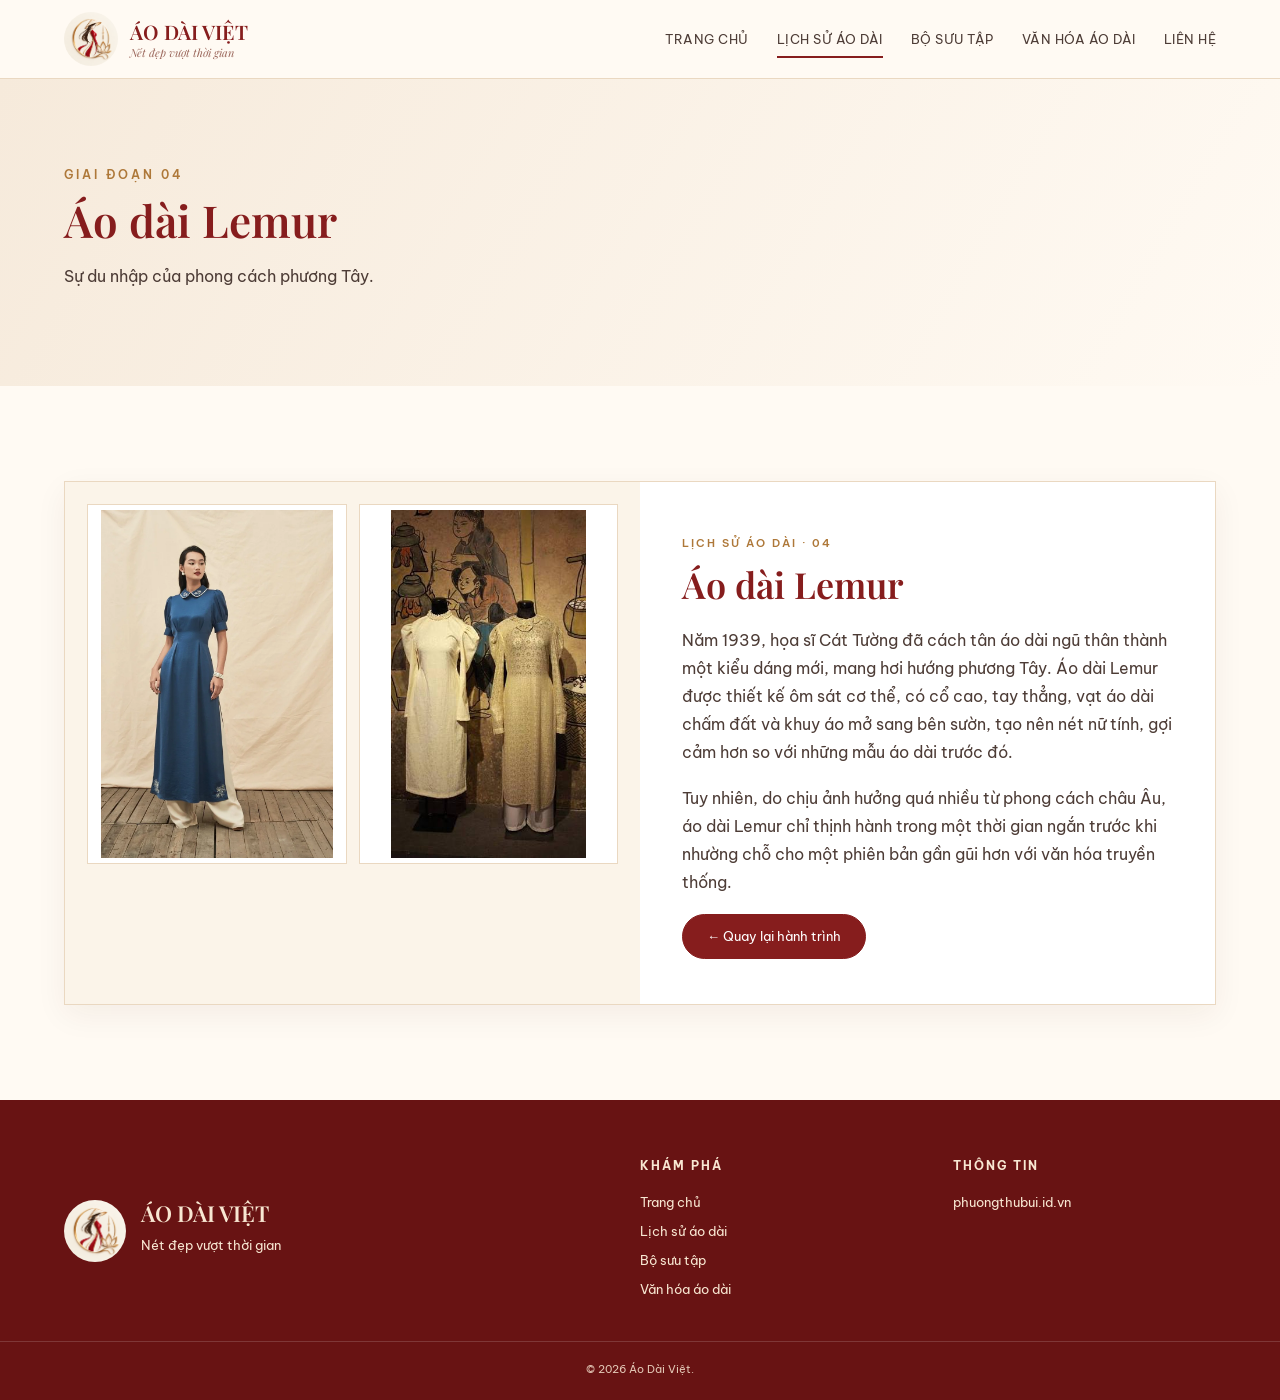
<file: lich-su-04.html>
<!DOCTYPE html><html lang="vi"><head><meta charset="UTF-8"><meta name="viewport" content="width=device-width, initial-scale=1.0"><meta name="description" content="Áo dài Lemur – Sự du nhập của phong cách phương Tây"><title>Áo dài Lemur | Áo Dài Việt</title><link rel="preconnect" href="https://fonts.googleapis.com"><link rel="preconnect" href="https://fonts.gstatic.com" crossorigin><link href="https://fonts.googleapis.com/css2?family=Be+Vietnam+Pro:wght@300;400;500;600;700&family=Playfair+Display:wght@500;600;700&display=swap" rel="stylesheet"><link rel="stylesheet" href="style.css"></head><body><header class="site-header"><div class="container header-inner"><a class="brand" href="index.html"><img src="img/logo.png" alt="Logo Áo Dài Việt"><span><b>ÁO DÀI VIỆT</b><small>Nét đẹp vượt thời gian</small></span></a><button class="menu-toggle" aria-label="Mở menu" aria-expanded="false">☰</button><nav class="nav"><a href="index.html">Trang chủ</a><a class="active" href="lich-su.html">Lịch sử áo dài</a><a href="bo-suu-tap.html">Bộ sưu tập</a><a href="van-hoa.html">Văn hóa áo dài</a><a href="lien-he.html">Liên hệ</a></nav></div></header><main><section class="page-hero"><div class="container"><span class="eyebrow">GIAI ĐOẠN 04</span><h1>Áo dài Lemur</h1><p>Sự du nhập của phong cách phương Tây.</p></div></section><section class="history-detail section"><div class="container"><div class="history-detail-box"><div class="history-detail-images"><img src="img/history-04-a.png" alt="Áo dài Lemur – hình 1"><img src="img/history-04-b.jpeg" alt="Áo dài Lemur – hình 2"></div><div class="history-detail-copy"><span class="product-tag">LỊCH SỬ ÁO DÀI · 04</span><h2>Áo dài Lemur</h2><p>Năm 1939, họa sĩ Cát Tường đã cách tân áo dài ngũ thân thành một kiểu dáng mới, mang hơi hướng phương Tây. Áo dài Lemur được thiết kế ôm sát cơ thể, có cổ cao, tay thẳng, vạt áo dài chấm đất và khuy áo mở sang bên sườn, tạo nên nét nữ tính, gợi cảm hơn so với những mẫu áo dài trước đó.</p><p>Tuy nhiên, do chịu ảnh hưởng quá nhiều từ phong cách châu Âu, áo dài Lemur chỉ thịnh hành trong một thời gian ngắn trước khi nhường chỗ cho một phiên bản gần gũi hơn với văn hóa truyền thống.</p><a class="btn btn-red" href="index.html#history">← Quay lại hành trình</a></div></div></div></section></main><footer class="footer"><div class="container footer-grid"><div class="footer-brand"><img src="img/logo.png" alt="Logo"><div><h3>ÁO DÀI VIỆT</h3><p>Nét đẹp vượt thời gian</p></div></div><div><h4>KHÁM PHÁ</h4><a href="index.html">Trang chủ</a><a href="lich-su.html">Lịch sử áo dài</a><a href="bo-suu-tap.html">Bộ sưu tập</a><a href="van-hoa.html">Văn hóa áo dài</a></div><div><h4>THÔNG TIN</h4><p>phuongthubui.id.vn</p></div></div><div class="copyright">© <span id="year"></span> Áo Dài Việt. </div></footer><script src="script.js"></script></body></html>
</file>
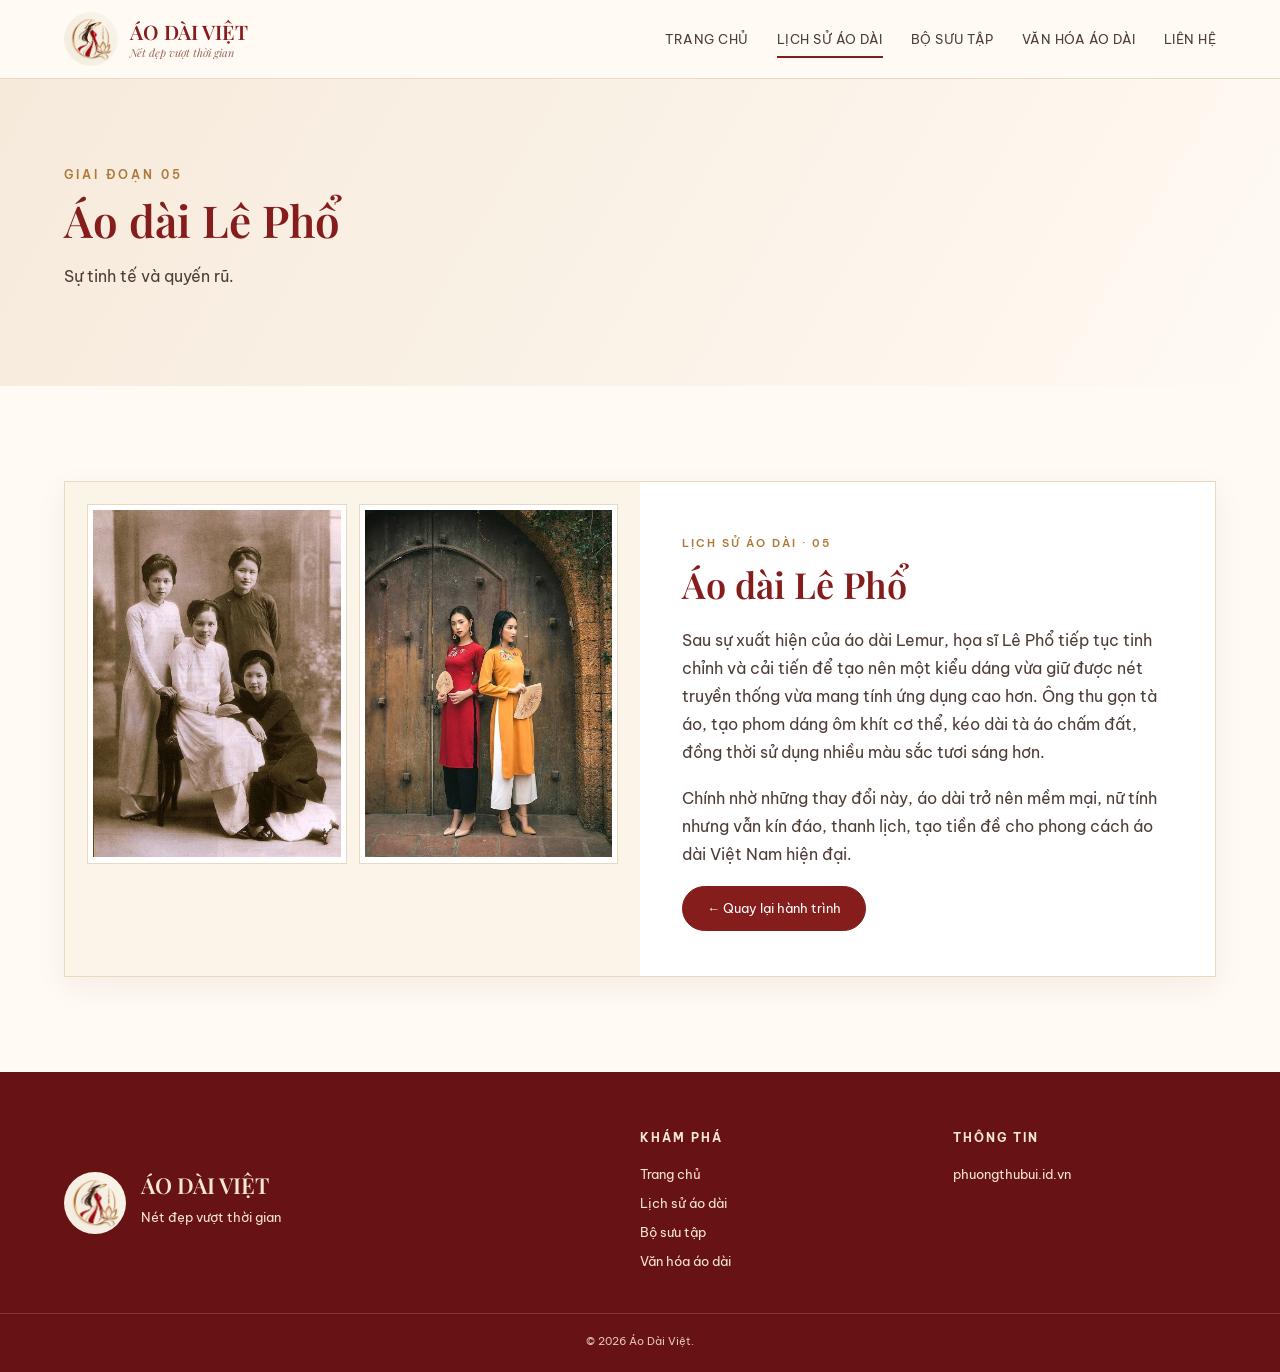
<file: lich-su-05.html>
<!DOCTYPE html><html lang="vi"><head><meta charset="UTF-8"><meta name="viewport" content="width=device-width, initial-scale=1.0"><meta name="description" content="Áo dài Lê Phổ – Sự tinh tế và quyến rũ"><title>Áo dài Lê Phổ | Áo Dài Việt</title><link rel="preconnect" href="https://fonts.googleapis.com"><link rel="preconnect" href="https://fonts.gstatic.com" crossorigin><link href="https://fonts.googleapis.com/css2?family=Be+Vietnam+Pro:wght@300;400;500;600;700&family=Playfair+Display:wght@500;600;700&display=swap" rel="stylesheet"><link rel="stylesheet" href="style.css"></head><body><header class="site-header"><div class="container header-inner"><a class="brand" href="index.html"><img src="img/logo.png" alt="Logo Áo Dài Việt"><span><b>ÁO DÀI VIỆT</b><small>Nét đẹp vượt thời gian</small></span></a><button class="menu-toggle" aria-label="Mở menu" aria-expanded="false">☰</button><nav class="nav"><a href="index.html">Trang chủ</a><a class="active" href="lich-su.html">Lịch sử áo dài</a><a href="bo-suu-tap.html">Bộ sưu tập</a><a href="van-hoa.html">Văn hóa áo dài</a><a href="lien-he.html">Liên hệ</a></nav></div></header><main><section class="page-hero"><div class="container"><span class="eyebrow">GIAI ĐOẠN 05</span><h1>Áo dài Lê Phổ</h1><p>Sự tinh tế và quyến rũ.</p></div></section><section class="history-detail section"><div class="container"><div class="history-detail-box"><div class="history-detail-images"><img src="img/history-05-a.png" alt="Áo dài Lê Phổ – hình 1"><img src="img/history-05-b.jpeg" alt="Áo dài Lê Phổ – hình 2"></div><div class="history-detail-copy"><span class="product-tag">LỊCH SỬ ÁO DÀI · 05</span><h2>Áo dài Lê Phổ</h2><p>Sau sự xuất hiện của áo dài Lemur, họa sĩ Lê Phổ tiếp tục tinh chỉnh và cải tiến để tạo nên một kiểu dáng vừa giữ được nét truyền thống vừa mang tính ứng dụng cao hơn. Ông thu gọn tà áo, tạo phom dáng ôm khít cơ thể, kéo dài tà áo chấm đất, đồng thời sử dụng nhiều màu sắc tươi sáng hơn.</p><p>Chính nhờ những thay đổi này, áo dài trở nên mềm mại, nữ tính nhưng vẫn kín đáo, thanh lịch, tạo tiền đề cho phong cách áo dài Việt Nam hiện đại.</p><a class="btn btn-red" href="index.html#history">← Quay lại hành trình</a></div></div></div></section></main><footer class="footer"><div class="container footer-grid"><div class="footer-brand"><img src="img/logo.png" alt="Logo"><div><h3>ÁO DÀI VIỆT</h3><p>Nét đẹp vượt thời gian</p></div></div><div><h4>KHÁM PHÁ</h4><a href="index.html">Trang chủ</a><a href="lich-su.html">Lịch sử áo dài</a><a href="bo-suu-tap.html">Bộ sưu tập</a><a href="van-hoa.html">Văn hóa áo dài</a></div><div><h4>THÔNG TIN</h4><p>phuongthubui.id.vn</p></div></div><div class="copyright">© <span id="year"></span> Áo Dài Việt. </div></footer><script src="script.js"></script></body></html>
</file>
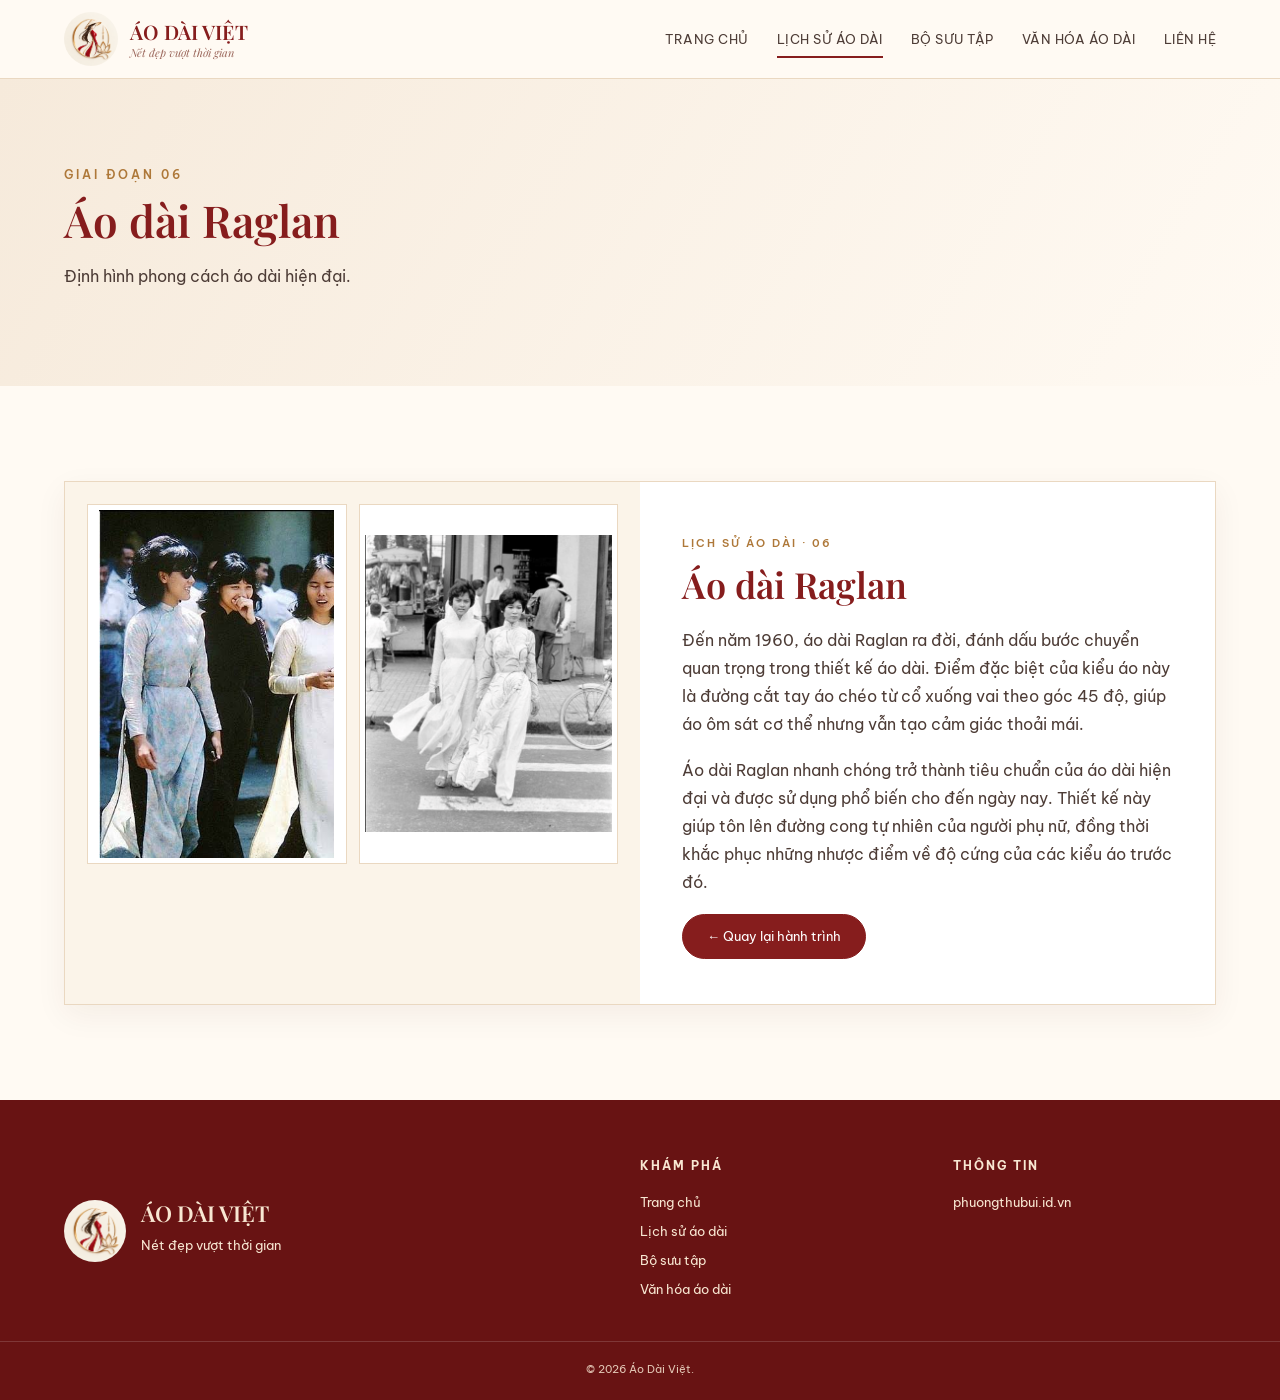
<file: lich-su-06.html>
<!DOCTYPE html><html lang="vi"><head><meta charset="UTF-8"><meta name="viewport" content="width=device-width, initial-scale=1.0"><meta name="description" content="Áo dài Raglan – Định hình phong cách áo dài hiện đại"><title>Áo dài Raglan | Áo Dài Việt</title><link rel="preconnect" href="https://fonts.googleapis.com"><link rel="preconnect" href="https://fonts.gstatic.com" crossorigin><link href="https://fonts.googleapis.com/css2?family=Be+Vietnam+Pro:wght@300;400;500;600;700&family=Playfair+Display:wght@500;600;700&display=swap" rel="stylesheet"><link rel="stylesheet" href="style.css"></head><body><header class="site-header"><div class="container header-inner"><a class="brand" href="index.html"><img src="img/logo.png" alt="Logo Áo Dài Việt"><span><b>ÁO DÀI VIỆT</b><small>Nét đẹp vượt thời gian</small></span></a><button class="menu-toggle" aria-label="Mở menu" aria-expanded="false">☰</button><nav class="nav"><a href="index.html">Trang chủ</a><a class="active" href="lich-su.html">Lịch sử áo dài</a><a href="bo-suu-tap.html">Bộ sưu tập</a><a href="van-hoa.html">Văn hóa áo dài</a><a href="lien-he.html">Liên hệ</a></nav></div></header><main><section class="page-hero"><div class="container"><span class="eyebrow">GIAI ĐOẠN 06</span><h1>Áo dài Raglan</h1><p>Định hình phong cách áo dài hiện đại.</p></div></section><section class="history-detail section"><div class="container"><div class="history-detail-box"><div class="history-detail-images"><img src="img/history-06-a.jpeg" alt="Áo dài Raglan – hình 1"><img src="img/history-06-b.png" alt="Áo dài Raglan – hình 2"></div><div class="history-detail-copy"><span class="product-tag">LỊCH SỬ ÁO DÀI · 06</span><h2>Áo dài Raglan</h2><p>Đến năm 1960, áo dài Raglan ra đời, đánh dấu bước chuyển quan trọng trong thiết kế áo dài. Điểm đặc biệt của kiểu áo này là đường cắt tay áo chéo từ cổ xuống vai theo góc 45 độ, giúp áo ôm sát cơ thể nhưng vẫn tạo cảm giác thoải mái.</p><p>Áo dài Raglan nhanh chóng trở thành tiêu chuẩn của áo dài hiện đại và được sử dụng phổ biến cho đến ngày nay. Thiết kế này giúp tôn lên đường cong tự nhiên của người phụ nữ, đồng thời khắc phục những nhược điểm về độ cứng của các kiểu áo trước đó.</p><a class="btn btn-red" href="index.html#history">← Quay lại hành trình</a></div></div></div></section></main><footer class="footer"><div class="container footer-grid"><div class="footer-brand"><img src="img/logo.png" alt="Logo"><div><h3>ÁO DÀI VIỆT</h3><p>Nét đẹp vượt thời gian</p></div></div><div><h4>KHÁM PHÁ</h4><a href="index.html">Trang chủ</a><a href="lich-su.html">Lịch sử áo dài</a><a href="bo-suu-tap.html">Bộ sưu tập</a><a href="van-hoa.html">Văn hóa áo dài</a></div><div><h4>THÔNG TIN</h4><p>phuongthubui.id.vn</p></div></div><div class="copyright">© <span id="year"></span> Áo Dài Việt. </div></footer><script src="script.js"></script></body></html>
</file>
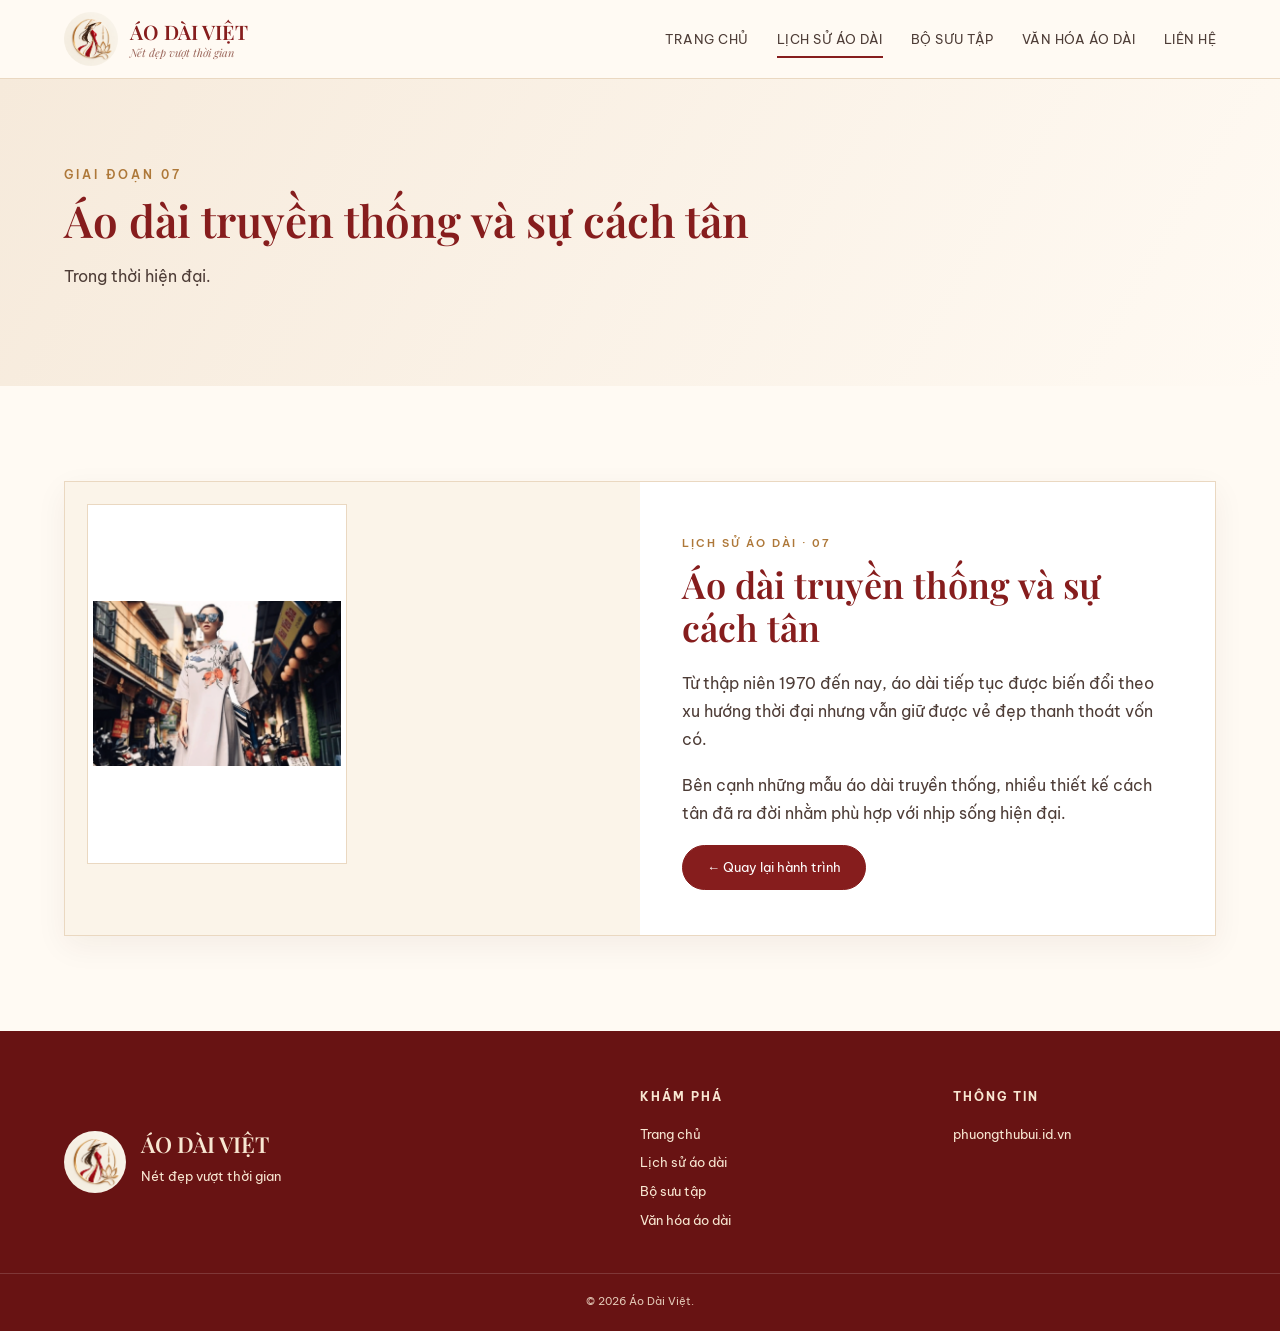
<file: lich-su-07.html>
<!DOCTYPE html><html lang="vi"><head><meta charset="UTF-8"><meta name="viewport" content="width=device-width, initial-scale=1.0"><meta name="description" content="Áo dài truyền thống và sự cách tân trong thời hiện đại"><title>Áo dài truyền thống và sự cách tân | Áo Dài Việt</title><link rel="preconnect" href="https://fonts.googleapis.com"><link rel="preconnect" href="https://fonts.gstatic.com" crossorigin><link href="https://fonts.googleapis.com/css2?family=Be+Vietnam+Pro:wght@300;400;500;600;700&family=Playfair+Display:wght@500;600;700&display=swap" rel="stylesheet"><link rel="stylesheet" href="style.css"></head><body><header class="site-header"><div class="container header-inner"><a class="brand" href="index.html"><img src="img/logo.png" alt="Logo Áo Dài Việt"><span><b>ÁO DÀI VIỆT</b><small>Nét đẹp vượt thời gian</small></span></a><button class="menu-toggle" aria-label="Mở menu" aria-expanded="false">☰</button><nav class="nav"><a href="index.html">Trang chủ</a><a class="active" href="lich-su.html">Lịch sử áo dài</a><a href="bo-suu-tap.html">Bộ sưu tập</a><a href="van-hoa.html">Văn hóa áo dài</a><a href="lien-he.html">Liên hệ</a></nav></div></header><main><section class="page-hero"><div class="container"><span class="eyebrow">GIAI ĐOẠN 07</span><h1>Áo dài truyền thống và sự cách tân</h1><p>Trong thời hiện đại.</p></div></section><section class="history-detail section"><div class="container"><div class="history-detail-box"><div class="history-detail-images"><img src="img/history-07.png" alt="Áo dài truyền thống và sự cách tân – hình 1"></div><div class="history-detail-copy"><span class="product-tag">LỊCH SỬ ÁO DÀI · 07</span><h2>Áo dài truyền thống và sự cách tân</h2><p>Từ thập niên 1970 đến nay, áo dài tiếp tục được biến đổi theo xu hướng thời đại nhưng vẫn giữ được vẻ đẹp thanh thoát vốn có.</p><p>Bên cạnh những mẫu áo dài truyền thống, nhiều thiết kế cách tân đã ra đời nhằm phù hợp với nhịp sống hiện đại.</p><a class="btn btn-red" href="index.html#history">← Quay lại hành trình</a></div></div></div></section></main><footer class="footer"><div class="container footer-grid"><div class="footer-brand"><img src="img/logo.png" alt="Logo"><div><h3>ÁO DÀI VIỆT</h3><p>Nét đẹp vượt thời gian</p></div></div><div><h4>KHÁM PHÁ</h4><a href="index.html">Trang chủ</a><a href="lich-su.html">Lịch sử áo dài</a><a href="bo-suu-tap.html">Bộ sưu tập</a><a href="van-hoa.html">Văn hóa áo dài</a></div><div><h4>THÔNG TIN</h4><p>phuongthubui.id.vn</p></div></div><div class="copyright">© <span id="year"></span> Áo Dài Việt. </div></footer><script src="script.js"></script></body></html>
</file>
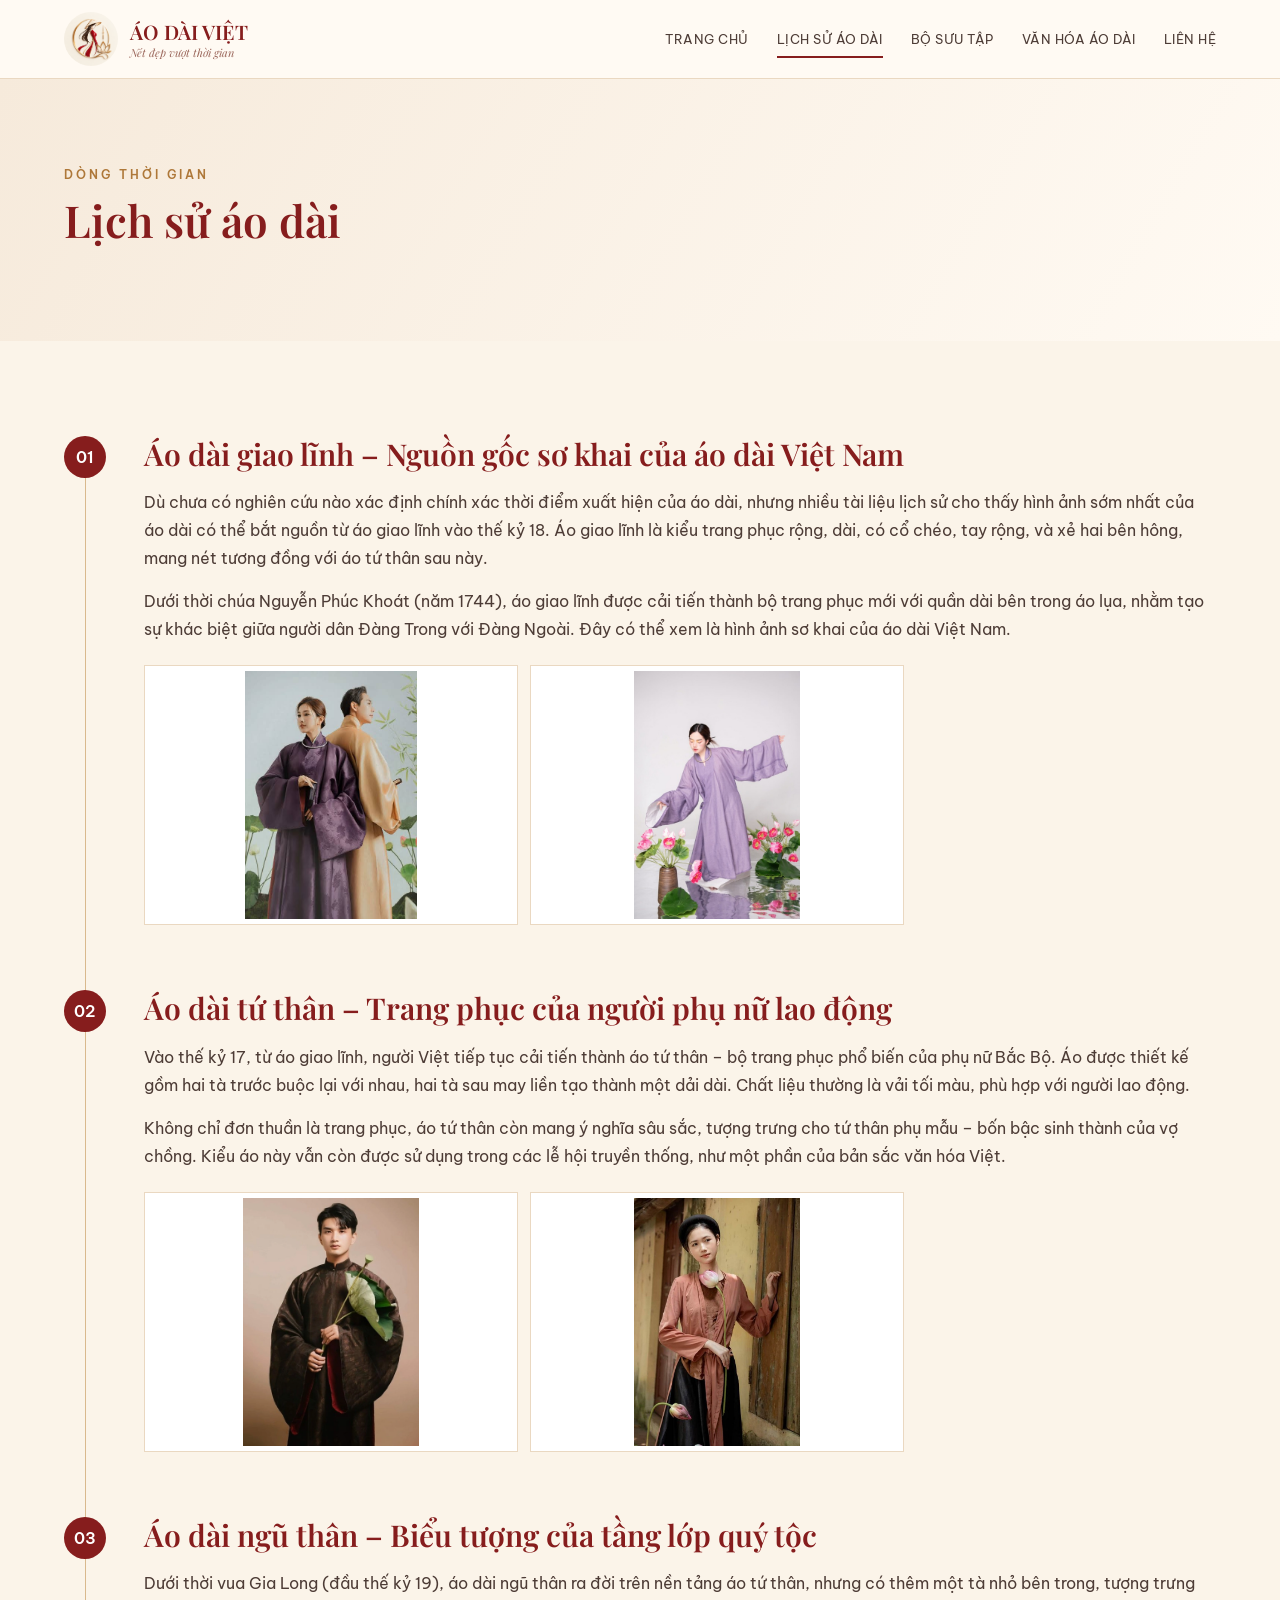
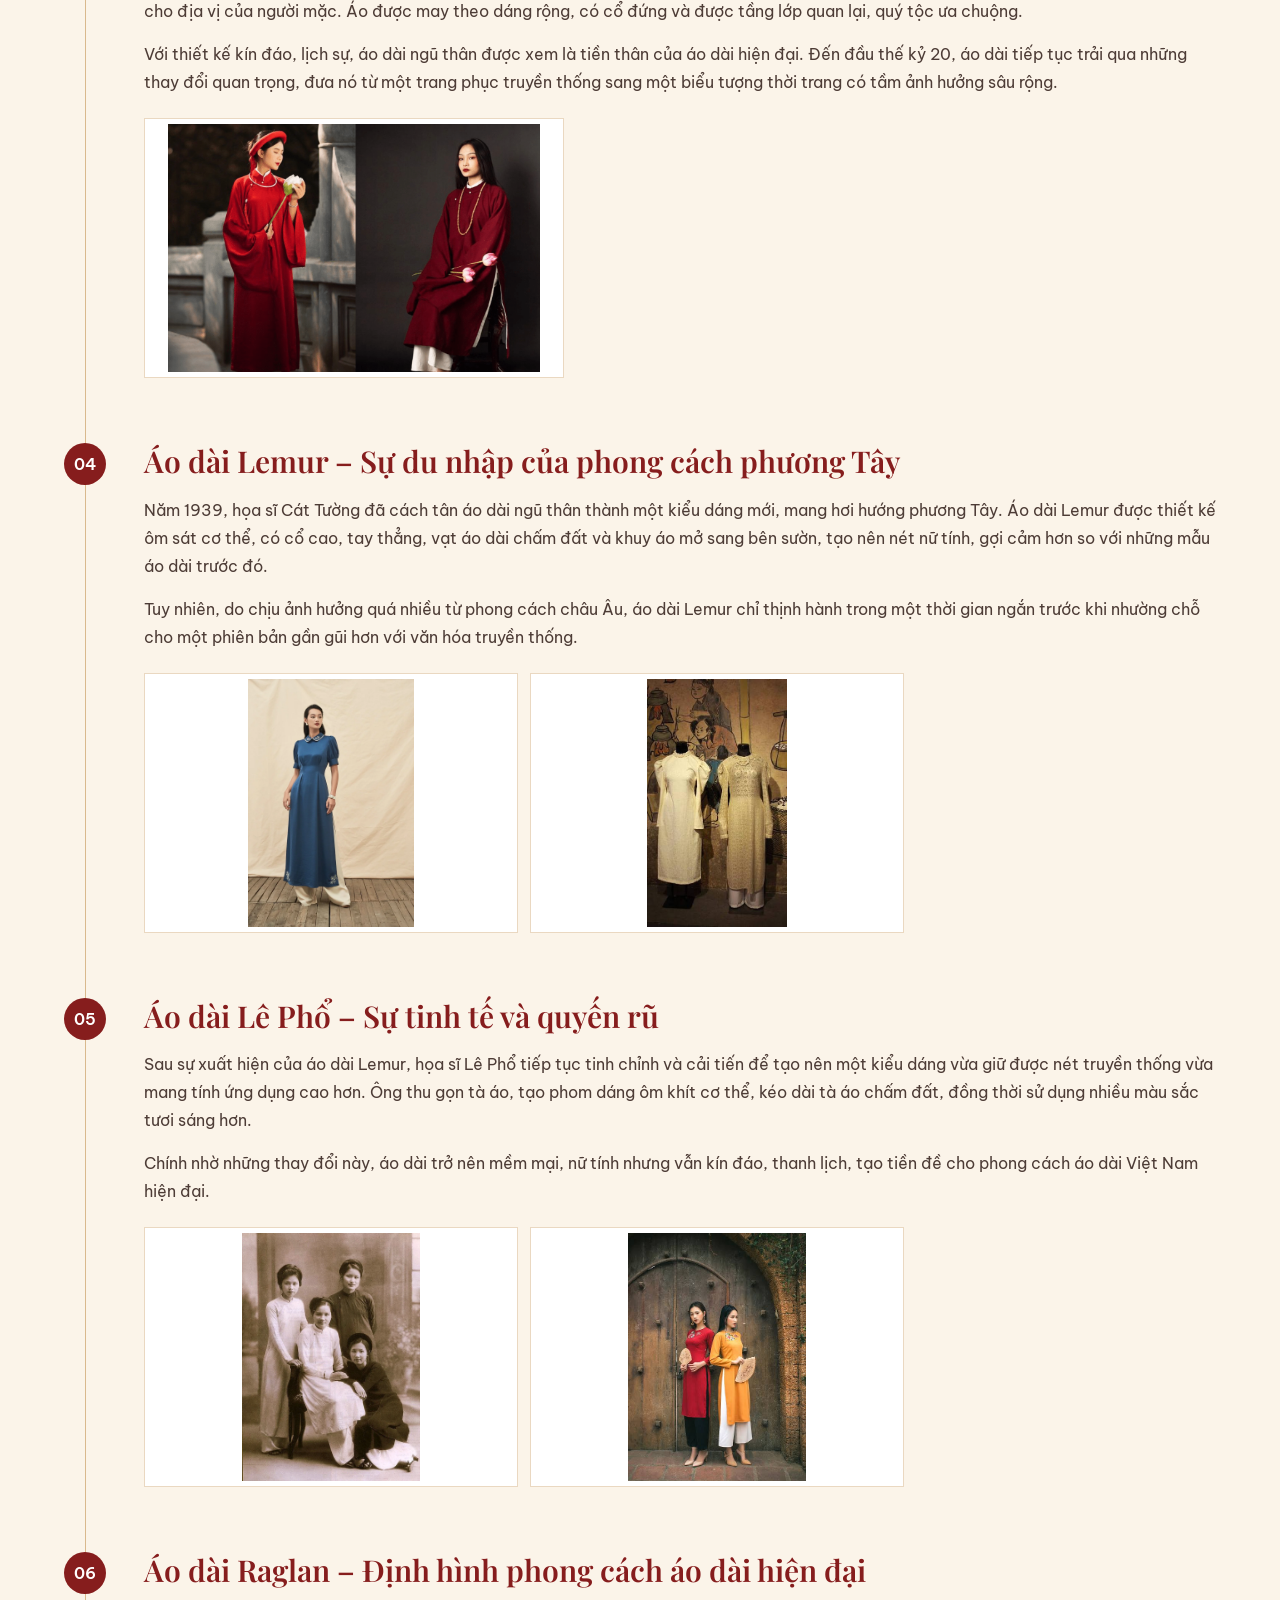
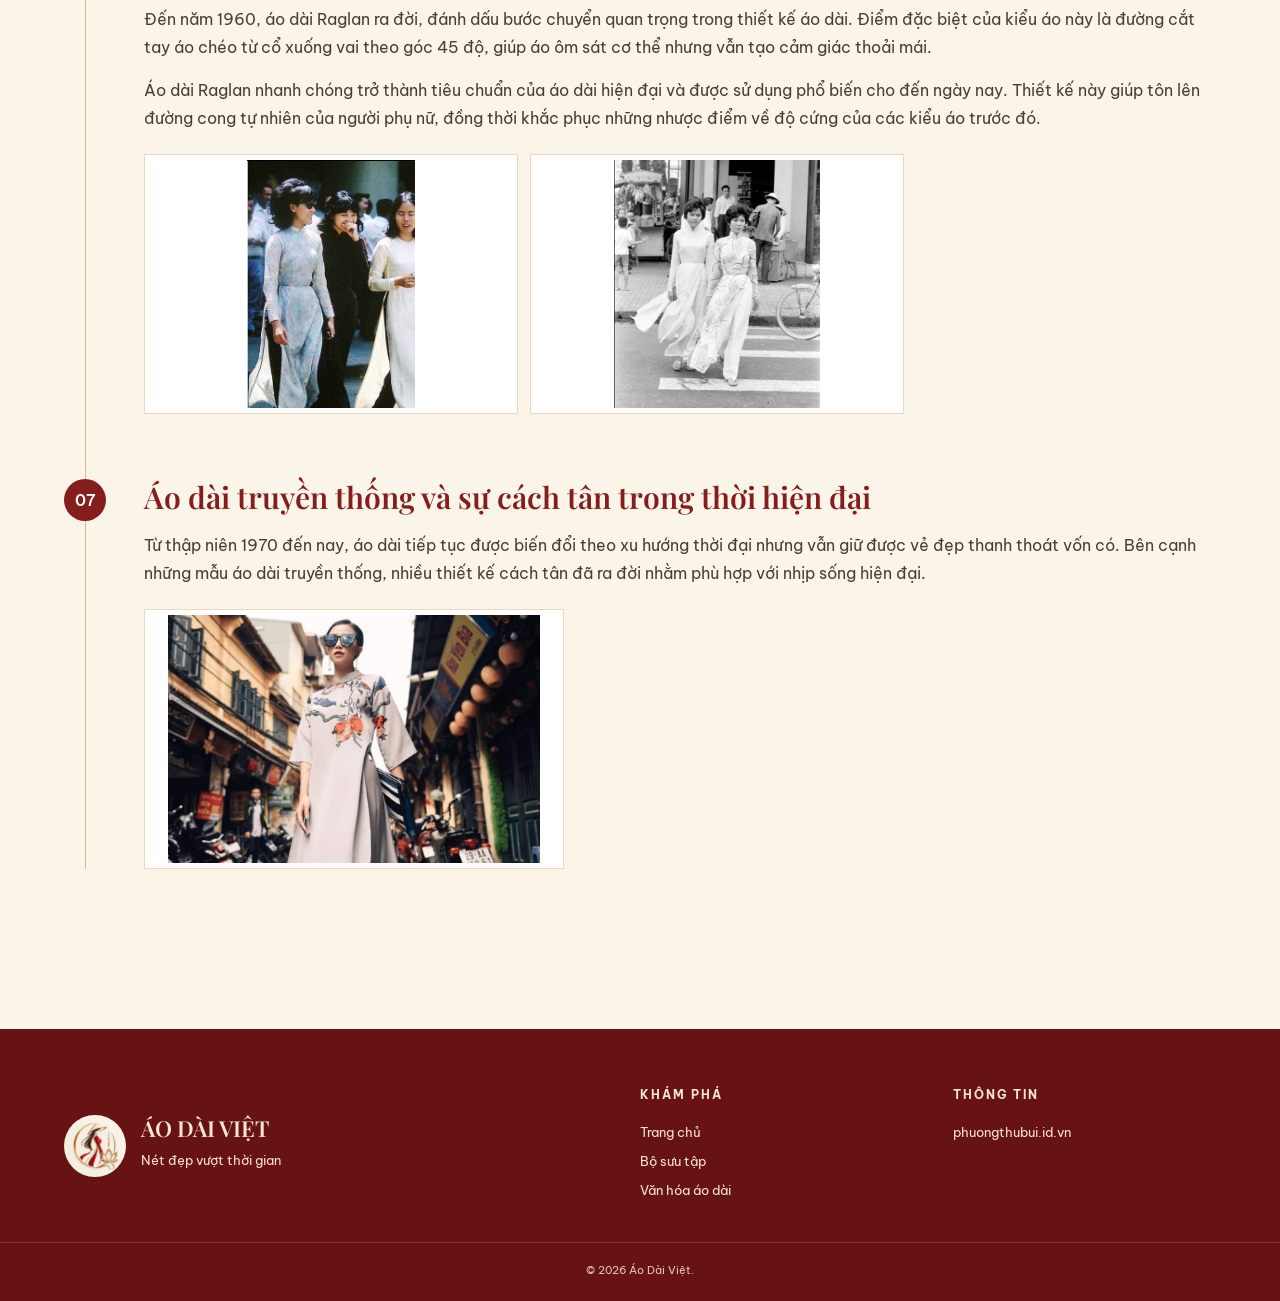
<file: lich-su.html>
<!DOCTYPE html><html lang="vi"><head><meta charset="UTF-8"><meta name="viewport" content="width=device-width, initial-scale=1.0"><title>Lịch sử áo dài | Áo Dài Việt</title><link rel="preconnect" href="https://fonts.googleapis.com"><link rel="preconnect" href="https://fonts.gstatic.com" crossorigin><link href="https://fonts.googleapis.com/css2?family=Be+Vietnam+Pro:wght@300;400;500;600;700&family=Playfair+Display:wght@500;600;700&display=swap" rel="stylesheet"><link rel="stylesheet" href="style.css"></head><body>
<header class="site-header"><div class="container header-inner"><a class="brand" href="index.html"><img src="img/logo.png" alt="Logo Áo Dài Việt"><span><b>ÁO DÀI VIỆT</b><small>Nét đẹp vượt thời gian</small></span></a><button class="menu-toggle" aria-label="Mở menu" aria-expanded="false">☰</button><nav class="nav"><a href="index.html">Trang chủ</a><a class="active" href="lich-su.html">Lịch sử áo dài</a><a href="bo-suu-tap.html">Bộ sưu tập</a><a href="van-hoa.html">Văn hóa áo dài</a><a href="lien-he.html">Liên hệ</a></nav></div></header>
<main><section class="page-hero"><div class="container"><span class="eyebrow">DÒNG THỜI GIAN</span><h1>Lịch sử áo dài</h1></div></section><section class="history-full section"><div class="container timeline-full">
<article><div class="history-number">01</div><div><h2>Áo dài giao lĩnh – Nguồn gốc sơ khai của áo dài Việt Nam</h2><p>Dù chưa có nghiên cứu nào xác định chính xác thời điểm xuất hiện của áo dài, nhưng nhiều tài liệu lịch sử cho thấy hình ảnh sớm nhất của áo dài có thể bắt nguồn từ áo giao lĩnh vào thế kỷ 18. Áo giao lĩnh là kiểu trang phục rộng, dài, có cổ chéo, tay rộng, và xẻ hai bên hông, mang nét tương đồng với áo tứ thân sau này.</p><p>Dưới thời chúa Nguyễn Phúc Khoát (năm 1744), áo giao lĩnh được cải tiến thành bộ trang phục mới với quần dài bên trong áo lụa, nhằm tạo sự khác biệt giữa người dân Đàng Trong với Đàng Ngoài. Đây có thể xem là hình ảnh sơ khai của áo dài Việt Nam.</p><div class="history-images"><img src="img/history-01-a.png" alt="Áo dài giao lĩnh – hình 1"><img src="img/history-01-b.jpeg" alt="Áo dài giao lĩnh – hình 2"></div></div></article>
<article><div class="history-number">02</div><div><h2>Áo dài tứ thân – Trang phục của người phụ nữ lao động</h2><p>Vào thế kỷ 17, từ áo giao lĩnh, người Việt tiếp tục cải tiến thành áo tứ thân – bộ trang phục phổ biến của phụ nữ Bắc Bộ. Áo được thiết kế gồm hai tà trước buộc lại với nhau, hai tà sau may liền tạo thành một dải dài. Chất liệu thường là vải tối màu, phù hợp với người lao động.</p><p>Không chỉ đơn thuần là trang phục, áo tứ thân còn mang ý nghĩa sâu sắc, tượng trưng cho tứ thân phụ mẫu – bốn bậc sinh thành của vợ chồng. Kiểu áo này vẫn còn được sử dụng trong các lễ hội truyền thống, như một phần của bản sắc văn hóa Việt.</p><div class="history-images"><img src="img/history-02-a.png" alt="Áo dài tứ thân – hình 1"><img src="img/history-02-b.jpeg" alt="Áo dài tứ thân – hình 2"></div></div></article>
<article><div class="history-number">03</div><div><h2>Áo dài ngũ thân – Biểu tượng của tầng lớp quý tộc</h2><p>Dưới thời vua Gia Long (đầu thế kỷ 19), áo dài ngũ thân ra đời trên nền tảng áo tứ thân, nhưng có thêm một tà nhỏ bên trong, tượng trưng cho địa vị của người mặc. Áo được may theo dáng rộng, có cổ đứng và được tầng lớp quan lại, quý tộc ưa chuộng.</p><p>Với thiết kế kín đáo, lịch sự, áo dài ngũ thân được xem là tiền thân của áo dài hiện đại. Đến đầu thế kỷ 20, áo dài tiếp tục trải qua những thay đổi quan trọng, đưa nó từ một trang phục truyền thống sang một biểu tượng thời trang có tầm ảnh hưởng sâu rộng.</p><div class="history-images single"><img src="img/history-03.png" alt="Áo dài ngũ thân"></div></div></article>
<article><div class="history-number">04</div><div><h2>Áo dài Lemur – Sự du nhập của phong cách phương Tây</h2><p>Năm 1939, họa sĩ Cát Tường đã cách tân áo dài ngũ thân thành một kiểu dáng mới, mang hơi hướng phương Tây. Áo dài Lemur được thiết kế ôm sát cơ thể, có cổ cao, tay thẳng, vạt áo dài chấm đất và khuy áo mở sang bên sườn, tạo nên nét nữ tính, gợi cảm hơn so với những mẫu áo dài trước đó.</p><p>Tuy nhiên, do chịu ảnh hưởng quá nhiều từ phong cách châu Âu, áo dài Lemur chỉ thịnh hành trong một thời gian ngắn trước khi nhường chỗ cho một phiên bản gần gũi hơn với văn hóa truyền thống.</p><div class="history-images"><img src="img/history-04-a.png" alt="Áo dài Lemur – hình 1"><img src="img/history-04-b.jpeg" alt="Áo dài Lemur – hình 2"></div></div></article>
<article><div class="history-number">05</div><div><h2>Áo dài Lê Phổ – Sự tinh tế và quyến rũ</h2><p>Sau sự xuất hiện của áo dài Lemur, họa sĩ Lê Phổ tiếp tục tinh chỉnh và cải tiến để tạo nên một kiểu dáng vừa giữ được nét truyền thống vừa mang tính ứng dụng cao hơn. Ông thu gọn tà áo, tạo phom dáng ôm khít cơ thể, kéo dài tà áo chấm đất, đồng thời sử dụng nhiều màu sắc tươi sáng hơn.</p><p>Chính nhờ những thay đổi này, áo dài trở nên mềm mại, nữ tính nhưng vẫn kín đáo, thanh lịch, tạo tiền đề cho phong cách áo dài Việt Nam hiện đại.</p><div class="history-images"><img src="img/history-05-a.png" alt="Áo dài Lê Phổ – hình 1"><img src="img/history-05-b.jpeg" alt="Áo dài Lê Phổ – hình 2"></div></div></article>
<article><div class="history-number">06</div><div><h2>Áo dài Raglan – Định hình phong cách áo dài hiện đại</h2><p>Đến năm 1960, áo dài Raglan ra đời, đánh dấu bước chuyển quan trọng trong thiết kế áo dài. Điểm đặc biệt của kiểu áo này là đường cắt tay áo chéo từ cổ xuống vai theo góc 45 độ, giúp áo ôm sát cơ thể nhưng vẫn tạo cảm giác thoải mái.</p><p>Áo dài Raglan nhanh chóng trở thành tiêu chuẩn của áo dài hiện đại và được sử dụng phổ biến cho đến ngày nay. Thiết kế này giúp tôn lên đường cong tự nhiên của người phụ nữ, đồng thời khắc phục những nhược điểm về độ cứng của các kiểu áo trước đó.</p><div class="history-images"><img src="img/history-06-a.jpeg" alt="Áo dài Raglan – hình 1"><img src="img/history-06-b.png" alt="Áo dài Raglan – hình 2"></div></div></article>
<article><div class="history-number">07</div><div><h2>Áo dài truyền thống và sự cách tân trong thời hiện đại</h2><p>Từ thập niên 1970 đến nay, áo dài tiếp tục được biến đổi theo xu hướng thời đại nhưng vẫn giữ được vẻ đẹp thanh thoát vốn có. Bên cạnh những mẫu áo dài truyền thống, nhiều thiết kế cách tân đã ra đời nhằm phù hợp với nhịp sống hiện đại.</p><div class="history-images single"><img src="img/history-07.png" alt="Áo dài truyền thống và sự cách tân"></div></div></article>
</div></section></main>
<footer class="footer"><div class="container footer-grid"><div class="footer-brand"><img src="img/logo.png" alt="Logo"><div><h3>ÁO DÀI VIỆT</h3><p>Nét đẹp vượt thời gian</p></div></div><div><h4>KHÁM PHÁ</h4><a href="index.html">Trang chủ</a><a href="bo-suu-tap.html">Bộ sưu tập</a><a href="van-hoa.html">Văn hóa áo dài</a></div><div><h4>THÔNG TIN</h4><p>phuongthubui.id.vn</p></div></div><div class="copyright">© <span id="year"></span> Áo Dài Việt. </div></footer><script src="script.js"></script></body></html>
</file>
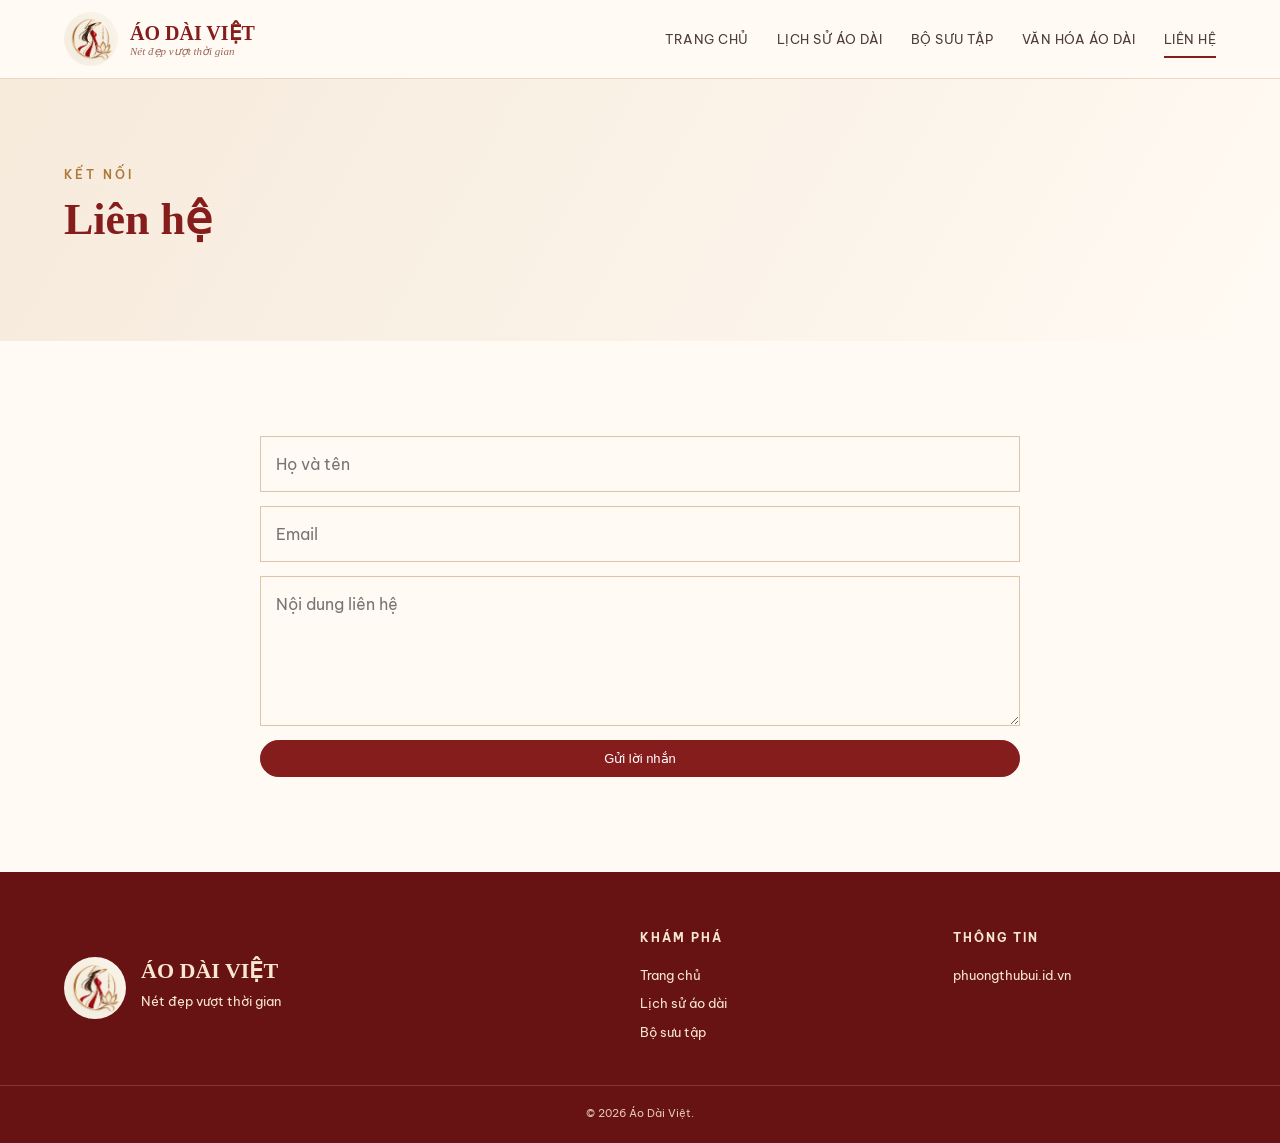
<file: lien-he.html>
<!DOCTYPE html><html lang="vi"><head><meta charset="UTF-8"><meta name="viewport" content="width=device-width, initial-scale=1.0"><title>Liên hệ | Áo Dài Việt</title><link rel="preconnect" href="https://fonts.googleapis.com"><link rel="preconnect" href="https://fonts.gstatic.com" crossorigin><link href="https://fonts.googleapis.com/css2?family=Be+Vietnam+Pro:wght@300;400;500;600;700&display=swap" rel="stylesheet"><link rel="stylesheet" href="style.css"></head><body>
<header class="site-header"><div class="container header-inner"><a class="brand" href="index.html"><img src="img/logo.png" alt="Logo Áo Dài Việt"><span><b>ÁO DÀI VIỆT</b><small>Nét đẹp vượt thời gian</small></span></a><button class="menu-toggle" aria-label="Mở menu" aria-expanded="false">☰</button><nav class="nav"><a href="index.html">Trang chủ</a><a href="lich-su.html">Lịch sử áo dài</a><a href="bo-suu-tap.html">Bộ sưu tập</a><a href="van-hoa.html">Văn hóa áo dài</a><a class="active" href="lien-he.html">Liên hệ</a></nav></div></header>
<main><section class="page-hero"><div class="container"><span class="eyebrow">KẾT NỐI</span><h1>Liên hệ</h1></div></section><section class="section"><div class="container contact-single"><div class="info-box"><form id="contactForm" class="contact-form"><input type="text" placeholder="Họ và tên" required><input type="email" placeholder="Email" required><textarea placeholder="Nội dung liên hệ" required></textarea><button class="btn btn-red" type="submit">Gửi lời nhắn</button></form><div id="formNotice" class="notice" hidden></div></div></div></section></main>
<footer class="footer"><div class="container footer-grid"><div class="footer-brand"><img src="img/logo.png" alt="Logo"><div><h3>ÁO DÀI VIỆT</h3><p>Nét đẹp vượt thời gian</p></div></div><div><h4>KHÁM PHÁ</h4><a href="index.html">Trang chủ</a><a href="lich-su.html">Lịch sử áo dài</a><a href="bo-suu-tap.html">Bộ sưu tập</a></div><div><h4>THÔNG TIN</h4><p>phuongthubui.id.vn</p></div></div><div class="copyright">© <span id="year"></span> Áo Dài Việt.</div></footer><script src="script.js"></script></body></html>
</file>
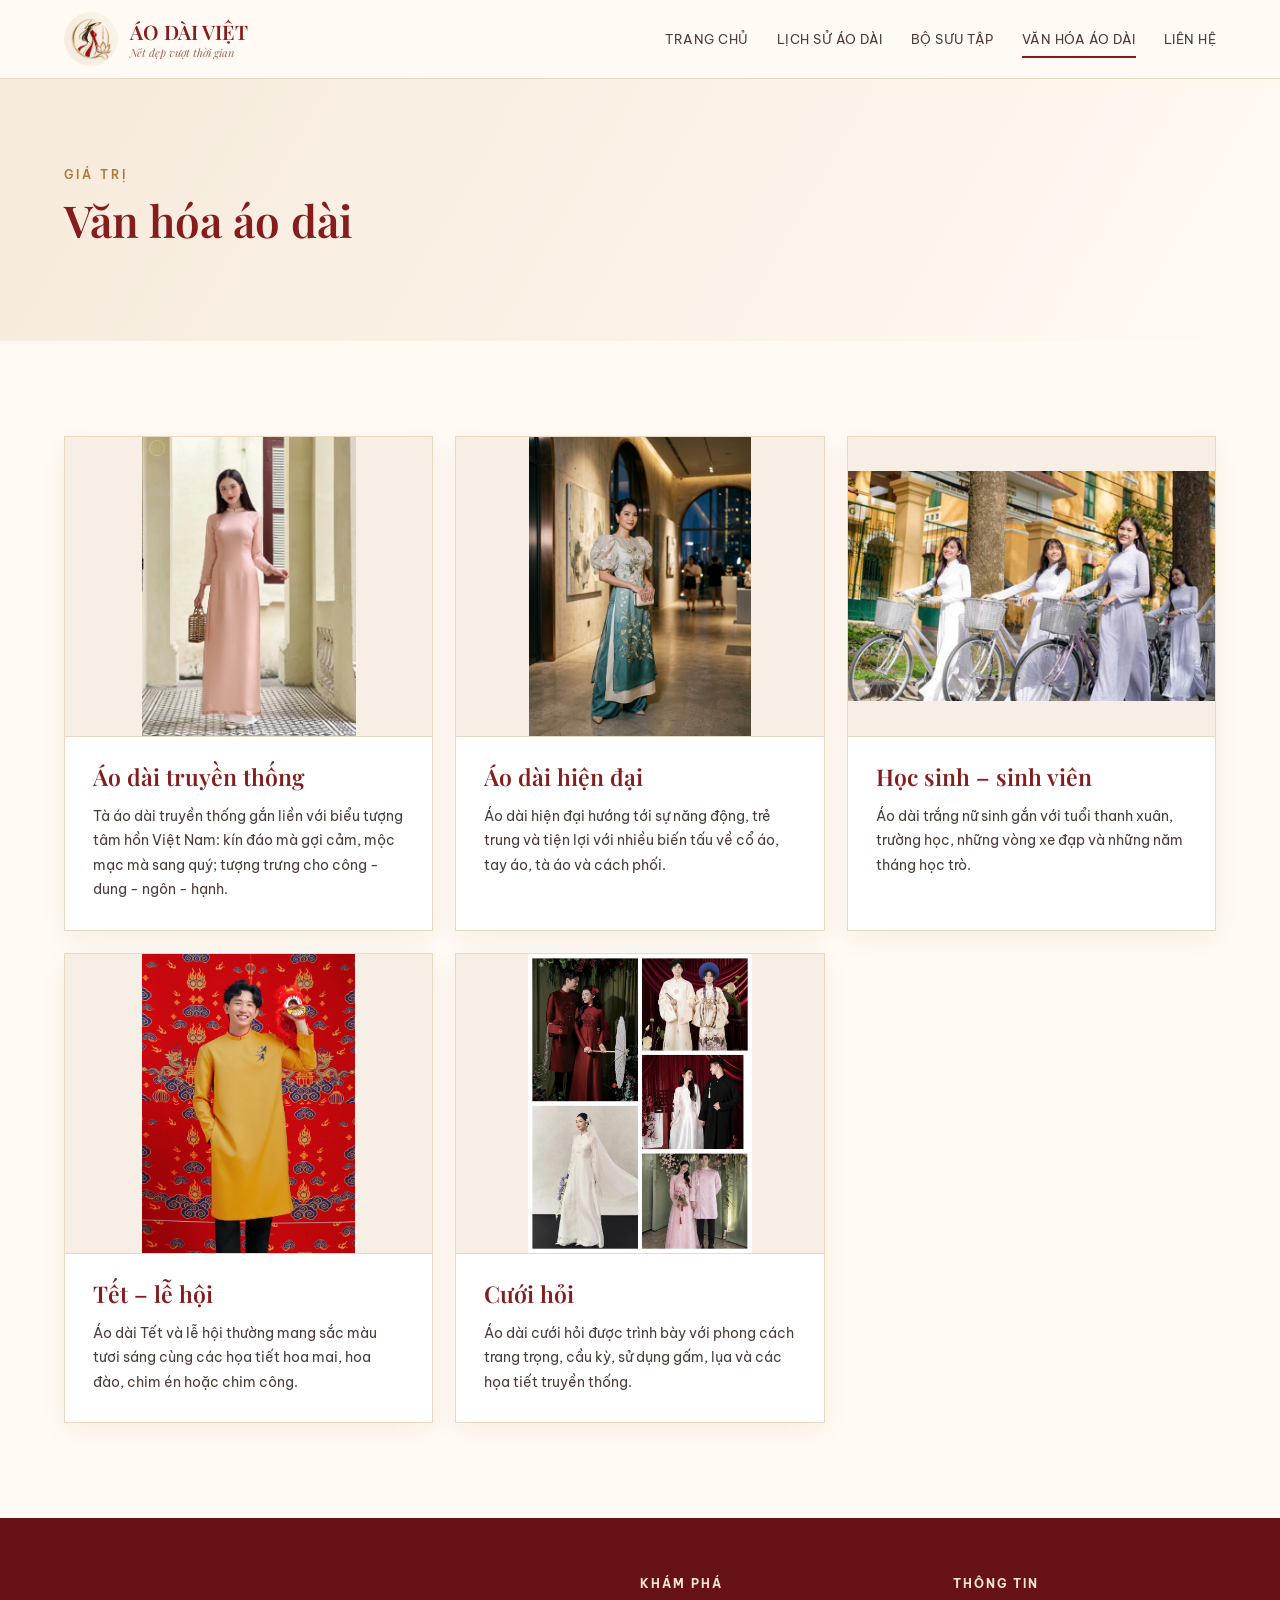
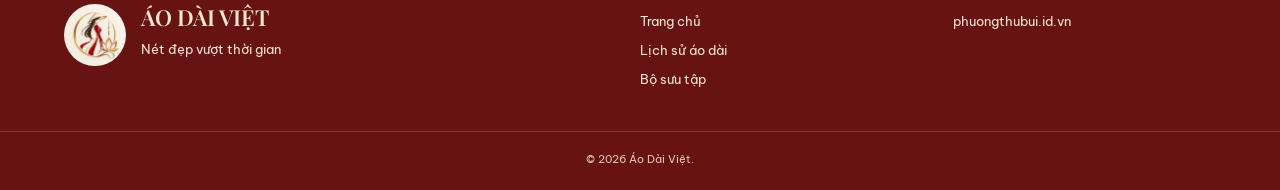
<file: van-hoa.html>
<!DOCTYPE html><html lang="vi"><head><meta charset="UTF-8"><meta name="viewport" content="width=device-width, initial-scale=1.0"><title>Văn hóa áo dài | Áo Dài Việt</title><link rel="preconnect" href="https://fonts.googleapis.com"><link rel="preconnect" href="https://fonts.gstatic.com" crossorigin><link href="https://fonts.googleapis.com/css2?family=Be+Vietnam+Pro:wght@300;400;500;600;700&family=Playfair+Display:wght@500;600;700&display=swap" rel="stylesheet"><link rel="stylesheet" href="style.css"></head><body>
<header class="site-header"><div class="container header-inner"><a class="brand" href="index.html"><img src="img/logo.png" alt="Logo Áo Dài Việt"><span><b>ÁO DÀI VIỆT</b><small>Nét đẹp vượt thời gian</small></span></a><button class="menu-toggle" aria-label="Mở menu" aria-expanded="false">☰</button><nav class="nav"><a href="index.html">Trang chủ</a><a href="lich-su.html">Lịch sử áo dài</a><a href="bo-suu-tap.html">Bộ sưu tập</a><a class="active" href="van-hoa.html">Văn hóa áo dài</a><a href="lien-he.html">Liên hệ</a></nav></div></header>
<main><section class="page-hero"><div class="container"><span class="eyebrow">GIÁ TRỊ</span><h1>Văn hóa áo dài</h1></div></section><section class="section"><div class="container culture-grid"><article class="culture-card"><div class="culture-image"><img src="img/truyen-thong-01.png" alt="Áo dài truyền thống"></div><div class="culture-body"><h3>Áo dài truyền thống</h3><p>Tà áo dài truyền thống gắn liền với biểu tượng tâm hồn Việt Nam: kín đáo mà gợi cảm, mộc mạc mà sang quý; tượng trưng cho công - dung - ngôn - hạnh.</p></div></article><article class="culture-card"><div class="culture-image"><img src="img/hien-dai-01.jpeg" alt="Áo dài hiện đại"></div><div class="culture-body"><h3>Áo dài hiện đại</h3><p>Áo dài hiện đại hướng tới sự năng động, trẻ trung và tiện lợi với nhiều biến tấu về cổ áo, tay áo, tà áo và cách phối.</p></div></article><article class="culture-card"><div class="culture-image"><img src="img/hoc-sinh-01.jpeg" alt="Áo dài học sinh – sinh viên"></div><div class="culture-body"><h3>Học sinh – sinh viên</h3><p>Áo dài trắng nữ sinh gắn với tuổi thanh xuân, trường học, những vòng xe đạp và những năm tháng học trò.</p></div></article><article class="culture-card"><div class="culture-image"><img src="img/tet-le-hoi-01.png" alt="Áo dài Tết – lễ hội"></div><div class="culture-body"><h3>Tết – lễ hội</h3><p>Áo dài Tết và lễ hội thường mang sắc màu tươi sáng cùng các họa tiết hoa mai, hoa đào, chim én hoặc chim công.</p></div></article><article class="culture-card"><div class="culture-image"><img src="img/cuoi-hoi-01.jpeg" alt="Áo dài cưới hỏi"></div><div class="culture-body"><h3>Cưới hỏi</h3><p>Áo dài cưới hỏi được trình bày với phong cách trang trọng, cầu kỳ, sử dụng gấm, lụa và các họa tiết truyền thống.</p></div></article></div></section></main>
<footer class="footer"><div class="container footer-grid"><div class="footer-brand"><img src="img/logo.png" alt="Logo"><div><h3>ÁO DÀI VIỆT</h3><p>Nét đẹp vượt thời gian</p></div></div><div><h4>KHÁM PHÁ</h4><a href="index.html">Trang chủ</a><a href="lich-su.html">Lịch sử áo dài</a><a href="bo-suu-tap.html">Bộ sưu tập</a></div><div><h4>THÔNG TIN</h4><p>phuongthubui.id.vn</p></div></div><div class="copyright">© <span id="year"></span> Áo Dài Việt. </div></footer><script src="script.js"></script></body></html>
</file>
<file: style.css>
:root{--red:#861d1d;--red2:#681313;--cream:#fbf4e9;--paper:#fffaf3;--gold:#ae7839;--text:#4d3c36;--line:#ead8c1}*{box-sizing:border-box}html{scroll-behavior:smooth}body{margin:0;font-family:'Be Vietnam Pro',sans-serif;background:var(--paper);color:var(--text);line-height:1.75}img{max-width:100%;display:block}a{text-decoration:none;color:inherit}.container{width:min(1160px,90%);margin:auto}.narrow{max-width:820px}.center{text-align:center}.site-header{position:sticky;top:0;z-index:100;background:rgba(255,250,243,.97);backdrop-filter:blur(10px);border-bottom:1px solid var(--line)}.header-inner{height:78px;display:flex;align-items:center;justify-content:space-between}.brand{display:flex;align-items:center;gap:12px}.brand img{width:54px;height:54px;border-radius:50%;object-fit:cover}.brand b{display:block;font:600 20px 'Playfair Display',serif;color:var(--red)}.brand small{display:block;color:#9b675b;font:italic 11px 'Playfair Display',serif}.nav{display:flex;gap:28px;align-items:center}.nav a{font-size:13px;text-transform:uppercase;letter-spacing:.5px;padding:26px 0;position:relative}.nav a:after{content:'';position:absolute;left:0;right:100%;bottom:18px;height:2px;background:var(--red);transition:.25s}.nav a:hover:after,.nav a.active:after{right:0}.menu-toggle{display:none;border:0;background:none;font-size:25px;color:var(--red)}.hero{height:590px;position:relative;overflow:hidden}.hero>img{width:100%;height:100%;object-fit:cover}.hero-shade{position:absolute;inset:0;background:linear-gradient(90deg,rgba(39,8,5,.58),rgba(39,8,5,.12) 60%,transparent)}.hero-content{position:absolute;inset:0;display:flex;flex-direction:column;justify-content:center;color:#fff}.eyebrow{display:inline-block;color:var(--gold);font-size:12px;letter-spacing:3px;font-weight:600}.eyebrow.light{color:#f5dfc5}.hero h1{font:600 clamp(48px,7vw,88px)/.98 'Playfair Display',serif;margin:10px 0 22px;max-width:700px}.hero p{font-family:'Playfair Display',serif;font-style:italic;font-size:19px;max-width:620px}.hero-actions{display:flex;gap:12px;margin-top:18px}.btn{display:inline-block;border:1px solid var(--red);padding:10px 24px;border-radius:30px;color:var(--red);font-size:13px;transition:.25s;cursor:pointer}.btn:hover{transform:translateY(-2px);box-shadow:0 8px 20px rgba(80,20,10,.12)}.btn-red{background:var(--red);color:#fff}.btn-outline{border-color:#fff;color:#fff}.section{padding:95px 0}.section.alt{background:#f6eadb}.section-head{text-align:center;max-width:780px;margin:0 auto 50px}.section-head h2,.page-hero h1{font:600 44px/1.15 'Playfair Display',serif;color:var(--red);margin:8px 0 15px}.section-head p{margin:0;color:#705d56}.ornament{color:var(--gold);margin:8px 0}.intro-box{background:#fff;border:1px solid var(--line);padding:28px 35px;text-align:center;box-shadow:0 10px 30px rgba(70,30,10,.05)}.timeline-grid{display:grid;grid-template-columns:repeat(4,1fr);gap:18px}.timeline-grid article{background:var(--paper);border:1px solid var(--line);padding:25px 20px;min-height:190px;transition:.25s}.timeline-grid article:hover{transform:translateY(-5px);box-shadow:0 12px 25px rgba(80,30,10,.09)}.timeline-grid span,.history-number{display:inline-flex;align-items:center;justify-content:center;width:42px;height:42px;border-radius:50%;background:var(--red);color:#fff;font-weight:600}.timeline-grid h3{font:600 21px 'Playfair Display',serif;color:var(--red);margin:15px 0 8px}.timeline-grid p{margin:0;font-size:14px}.product-grid{display:grid;grid-template-columns:repeat(3,1fr);gap:24px}.product-card{background:#fff;border:1px solid var(--line);box-shadow:0 10px 30px rgba(70,30,10,.07);overflow:hidden;transition:.25s}.product-card:hover{transform:translateY(-5px)}.product-gallery{background:#eee}.product-gallery>img{width:100%;height:390px;object-fit:cover}.thumbs{display:flex;gap:8px;padding:10px;justify-content:center;background:#fff;flex-wrap:wrap}.thumbs img{width:54px;height:54px;object-fit:cover;border:2px solid transparent;cursor:pointer}.thumbs img.selected,.thumbs img:hover{border-color:var(--red)}.product-body{padding:23px}.product-body>span,.product-tag{font-size:11px;letter-spacing:2px;color:var(--gold);font-weight:600}.product-body h3{font:600 23px 'Playfair Display',serif;color:var(--red);margin:5px 0 10px}.product-body p{font-size:14px;margin:0 0 15px}.product-body>a{color:var(--red);font-weight:600;font-size:13px}.next{margin-top:45px}.footer{background:var(--red2);color:#f8e7d2;padding:55px 0 20px}.footer-grid{display:grid;grid-template-columns:2fr 1fr 1fr;gap:50px}.footer-brand{display:flex;gap:15px;align-items:center}.footer-brand img{width:62px;height:62px;border-radius:50%;object-fit:cover}.footer h3{font:600 22px 'Playfair Display',serif;margin:0}.footer h4{font-size:12px;letter-spacing:2px;margin-top:0}.footer a,.footer p{display:block;font-size:13px;margin:6px 0}.copyright{text-align:center;border-top:1px solid rgba(255,255,255,.18);margin-top:35px;padding-top:18px;font-size:11px;opacity:.85}.page-hero{background:linear-gradient(120deg,#f6eadb,#fffaf3);padding:80px 0}.page-hero p{max-width:700px}.history-full{background:#fbf4e9}.timeline-full{position:relative}.timeline-full:before{content:'';position:absolute;left:21px;top:0;bottom:0;width:1px;background:#d9b98d}.timeline-full article{position:relative;display:grid;grid-template-columns:55px 1fr;gap:25px;margin-bottom:65px}.timeline-full h2{font:600 30px/1.25 'Playfair Display',serif;color:var(--red);margin:0 0 15px}.timeline-full p{margin:0 0 15px}.history-images{display:grid;grid-template-columns:repeat(2,minmax(0,1fr));gap:12px;margin-top:22px;max-width:760px}.history-images.single{grid-template-columns:minmax(0,420px)}.history-images img{width:100%;height:260px;object-fit:cover;border:1px solid var(--line);background:#fff;padding:5px}.history-images img:hover{transform:scale(1.01)}.detail-product{display:grid;grid-template-columns:45% 55%;background:#fff;border:1px solid var(--line);margin-bottom:35px;box-shadow:0 10px 30px rgba(70,30,10,.06)}.detail-images{padding:22px}.detail-images .product-gallery>img{height:520px}.detail-copy{padding:38px 40px}.detail-copy h2{font:600 34px 'Playfair Display',serif;color:var(--red);margin:5px 0 15px}.detail-copy h4{color:var(--gold);margin:25px 0 8px}.detail-copy ul{padding-left:20px}.culture-grid{display:grid;grid-template-columns:repeat(3,1fr);gap:22px}.culture-card{background:#fff;border:1px solid var(--line);box-shadow:0 8px 25px rgba(70,30,10,.05);overflow:hidden;transition:.25s}.culture-card:hover{transform:translateY(-5px);box-shadow:0 12px 28px rgba(70,30,10,.09)}.culture-image{height:300px;background:#f7efe5;display:flex;align-items:center;justify-content:center;overflow:hidden;border-bottom:1px solid var(--line)}.culture-image img{width:100%;height:100%;object-fit:contain;object-position:center}.culture-body{padding:24px 28px 28px}.culture-grid h3{font:600 23px 'Playfair Display',serif;color:var(--red);margin:0 0 12px}.culture-grid p{margin:0;font-size:14px}.contact-grid{display:grid;grid-template-columns:1fr 1fr;gap:25px}.contact-form{display:grid;gap:14px}.contact-form input,.contact-form textarea{width:100%;border:1px solid #dcc6aa;padding:13px 15px;font:inherit;background:#fffaf3}.contact-form textarea{min-height:150px;resize:vertical}.notice{margin-top:15px;padding:12px 15px;background:#f6eadb;border-left:3px solid var(--gold);font-size:13px}.collection-intro{margin-bottom:40px}.source-note{font-size:12px;color:#8a6f64;text-align:center;margin-top:25px}
@media(max-width:900px){.nav{gap:14px}.nav a{font-size:11px}.timeline-grid{grid-template-columns:repeat(2,1fr)}.product-grid{grid-template-columns:repeat(2,1fr)}.detail-product{grid-template-columns:1fr}.culture-grid{grid-template-columns:repeat(2,1fr)}.footer-grid{grid-template-columns:1fr 1fr}}
@media(max-width:680px){.header-inner{height:68px}.brand img{width:46px;height:46px}.brand b{font-size:16px}.brand small{font-size:9px}.menu-toggle{display:block}.nav{display:none;position:absolute;top:68px;left:0;right:0;background:var(--paper);padding:10px 5%;border-bottom:1px solid var(--line);flex-direction:column;align-items:flex-start;gap:0}.nav.open{display:flex}.nav a{width:100%;padding:10px 0}.nav a:after{bottom:5px}.hero{height:510px}.hero-content{padding:0 5%}.hero h1{font-size:54px}.hero p{font-size:16px}.hero-actions{flex-wrap:wrap}.section{padding:70px 0}.section-head h2,.page-hero h1{font-size:34px}.timeline-grid,.product-grid,.culture-grid,.contact-grid{grid-template-columns:1fr}.timeline-full:before{display:none}.timeline-full article{grid-template-columns:1fr;gap:15px}.timeline-full h2{font-size:26px}.detail-copy{padding:28px}.detail-images .product-gallery>img{height:430px}.footer-grid{grid-template-columns:1fr;text-align:center}.footer-brand{justify-content:center}.footer a,.footer p{margin:4px 0}.product-gallery>img{height:430px}.history-images,.history-images.single{grid-template-columns:1fr}.history-images img{height:320px}}

/* Lịch sử: thẻ có thể bấm, giữ nguyên phong cách gốc */
.history-preview{scroll-margin-top:90px}
.history-card-link{display:block;color:inherit}
.history-card-link article{height:100%;cursor:pointer}
.history-card-link:hover article{transform:translateY(-5px);box-shadow:0 12px 25px rgba(80,30,10,.09)}
.history-detail{background:var(--paper)}
.history-detail-box{display:grid;grid-template-columns:1fr 1fr;background:#fff;border:1px solid var(--line);box-shadow:0 10px 30px rgba(70,30,10,.06);overflow:hidden}
.history-detail-images{padding:22px;display:grid;grid-template-columns:repeat(2,minmax(0,1fr));gap:12px;align-content:start;background:#fbf4e9}
.history-detail-images img{width:100%;height:360px;object-fit:cover;border:1px solid var(--line);background:#fff;padding:5px}
.history-detail-copy{padding:45px 42px}
.history-detail-copy h2{font:600 36px/1.2 'Playfair Display',serif;color:var(--red);margin:8px 0 20px}
.history-detail-copy p{margin:0 0 18px}
@media(max-width:900px){.history-detail-box{grid-template-columns:1fr}.history-detail-images img{height:420px}}
@media(max-width:680px){.history-detail-copy{padding:30px 24px}.history-detail-copy h2{font-size:29px}.history-detail-images{grid-template-columns:1fr}.history-detail-images img{height:360px}}


/* Hiển thị ảnh đầy đủ, tránh cắt mất tay/chân người mẫu */
.product-gallery{background:#fbf4e9}
.product-gallery>img{object-fit:contain;object-position:center center}
.history-images img,.history-detail-images img{object-fit:contain;object-position:center center}
.history-detail-images{background:#fbf4e9}
.history-card-link{text-decoration:none}
.history-card-link article{cursor:pointer}
.history-card-link article:focus-visible{outline:2px solid var(--red);outline-offset:3px}
.contact-single{max-width:760px;margin:0 auto}
.contact-single .info-box{width:100%}
.contact-single .btn{width:100%;text-align:center}
</file>
